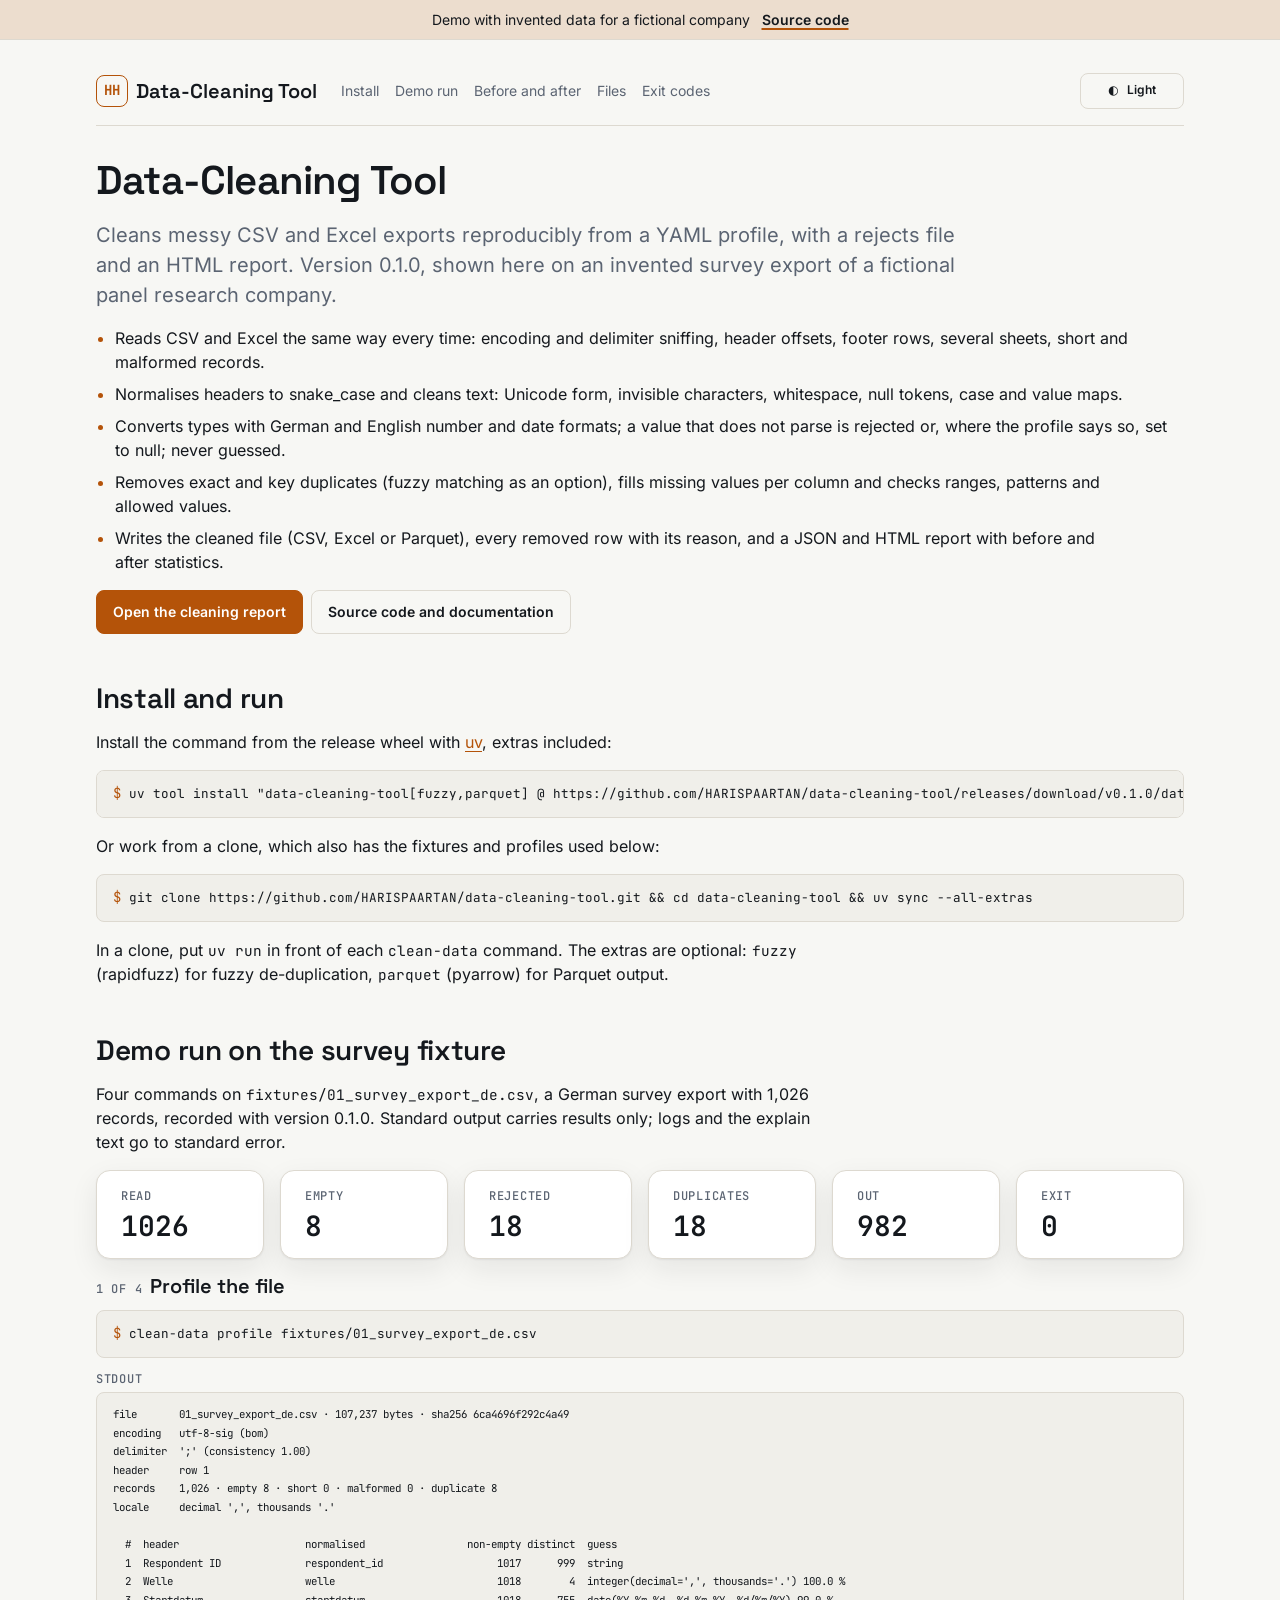
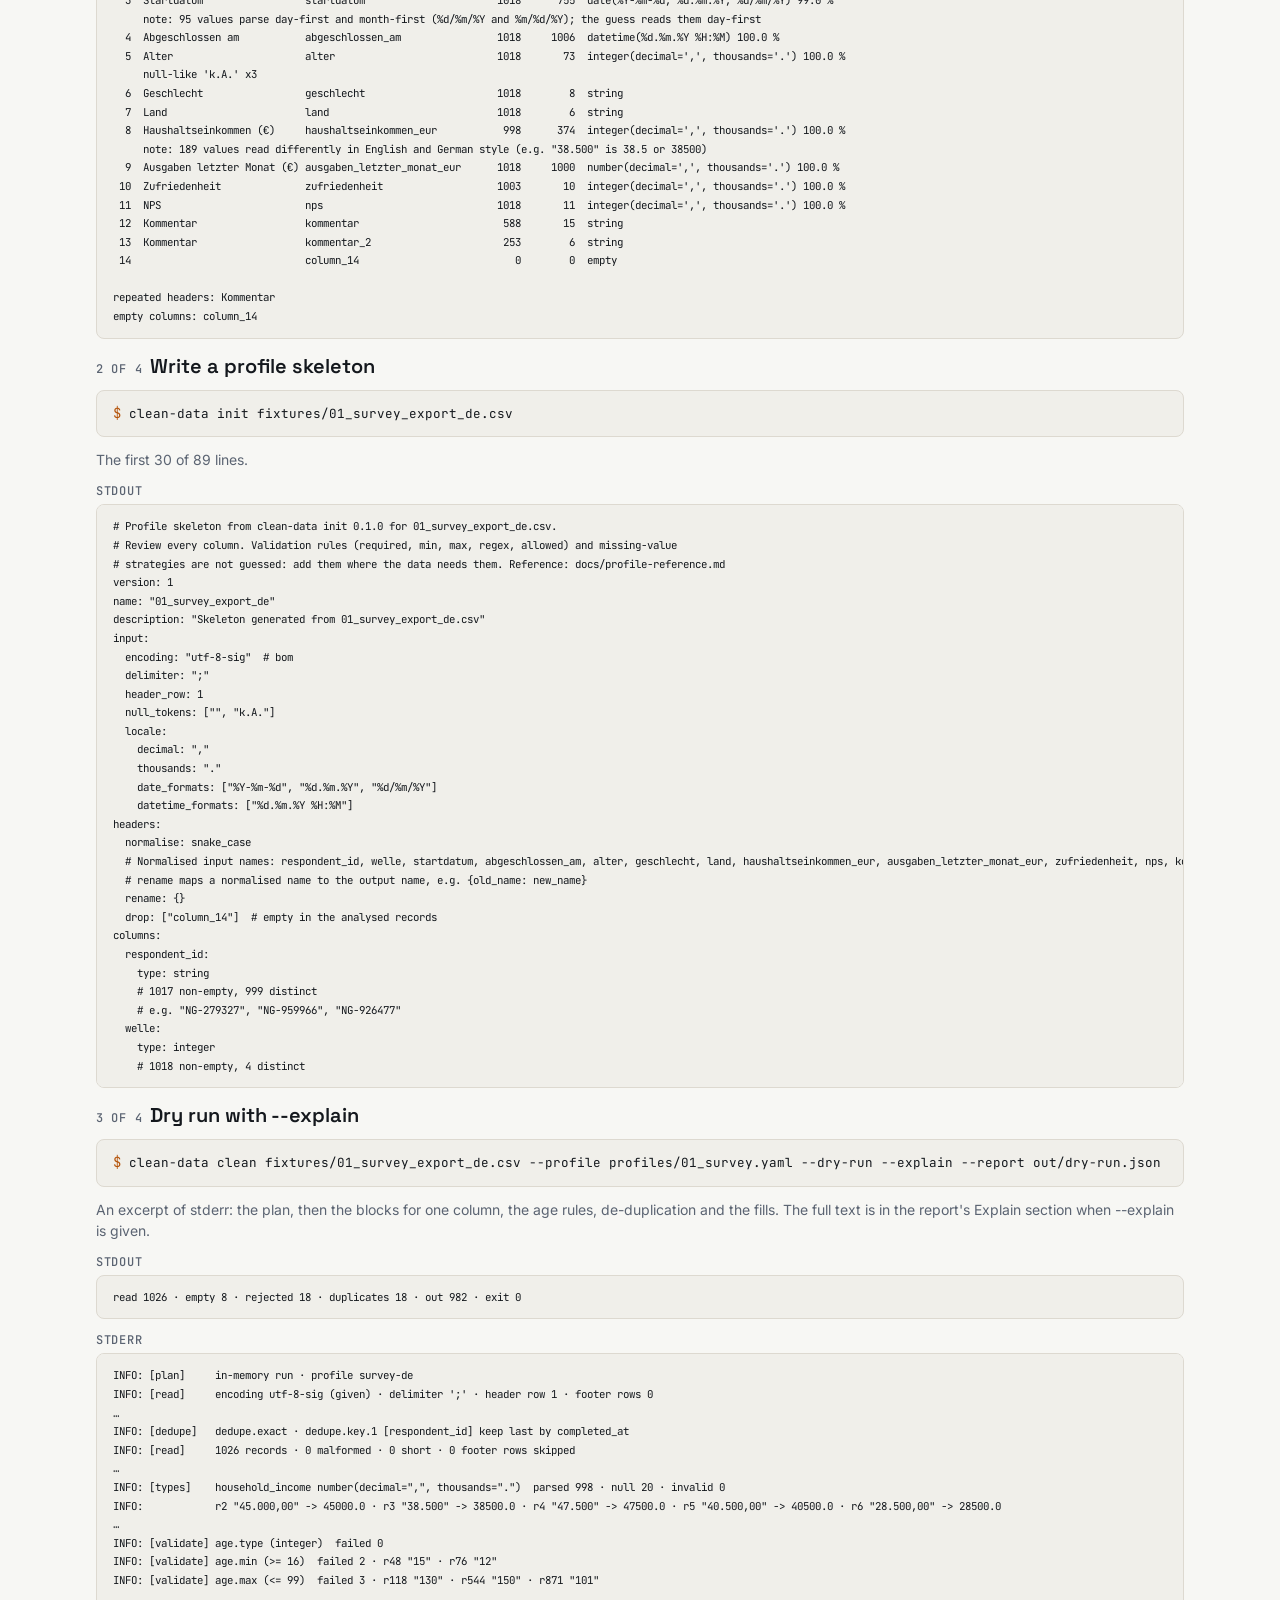
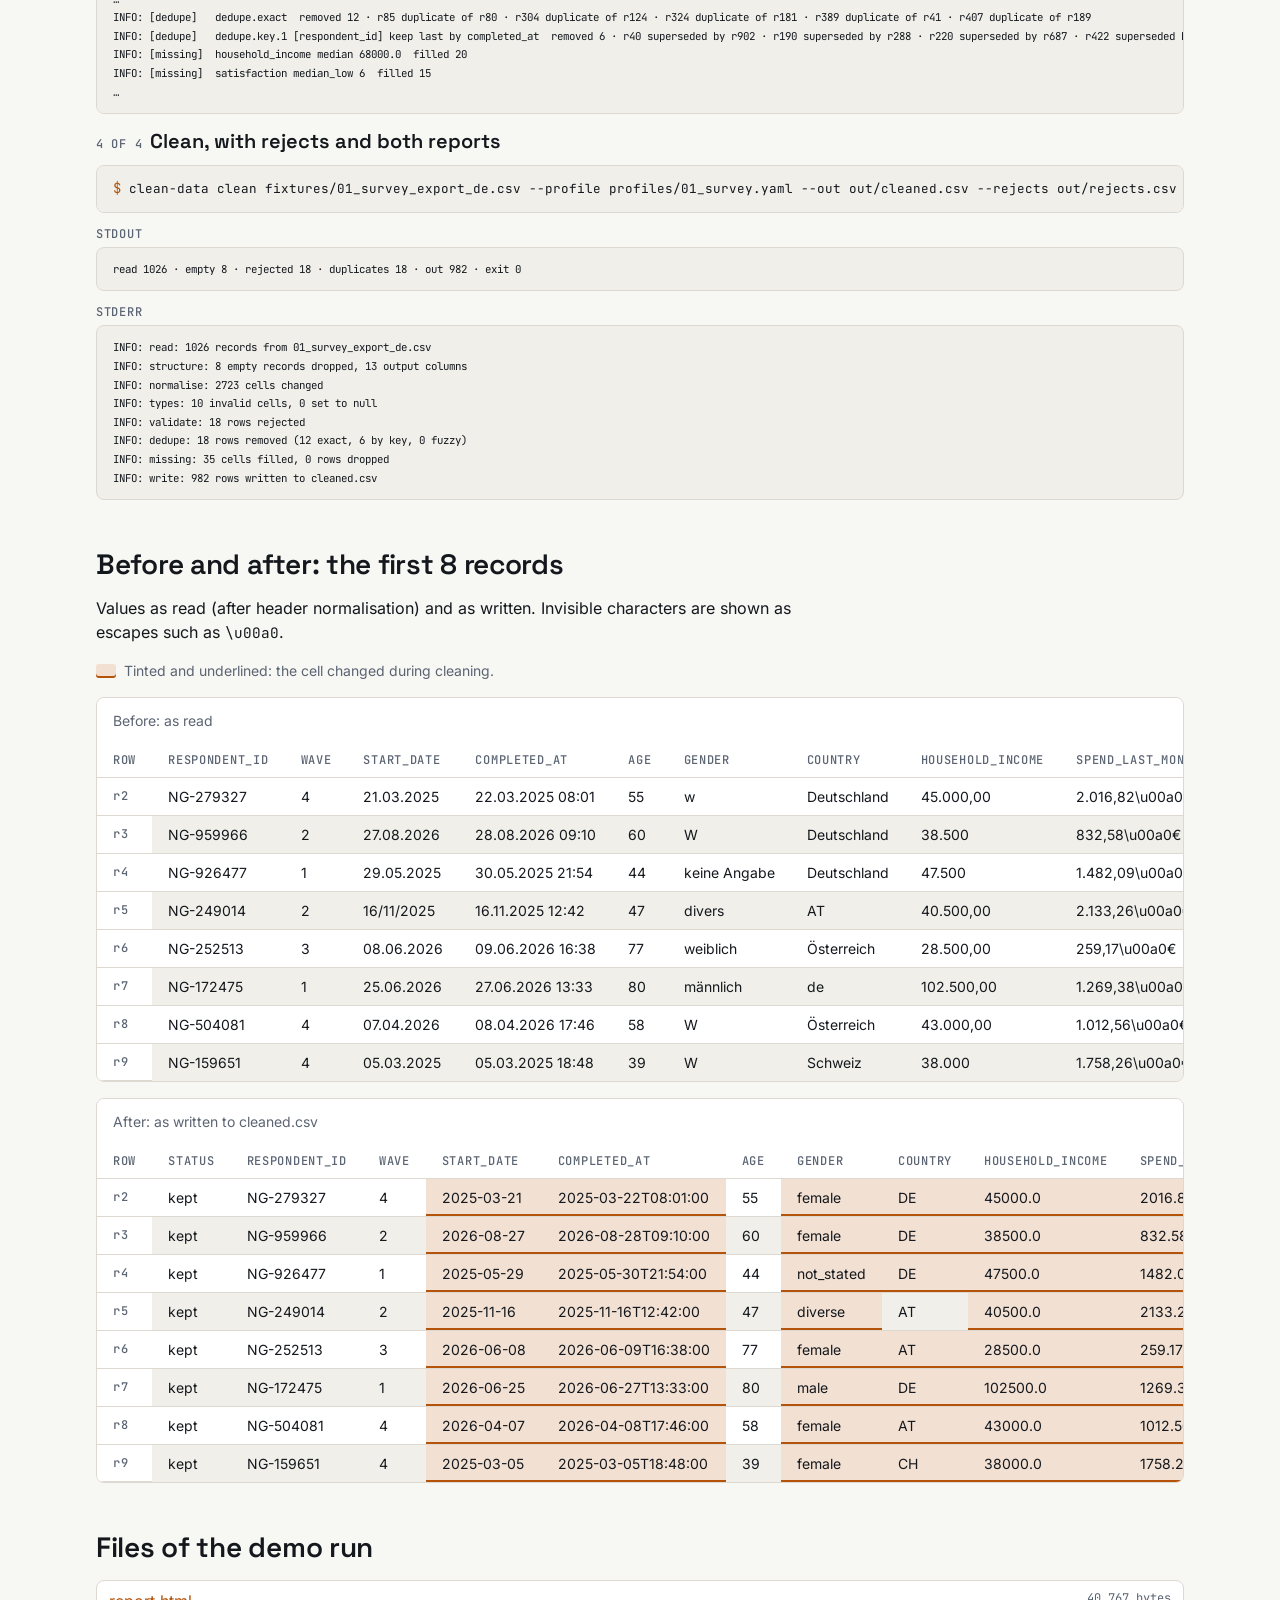
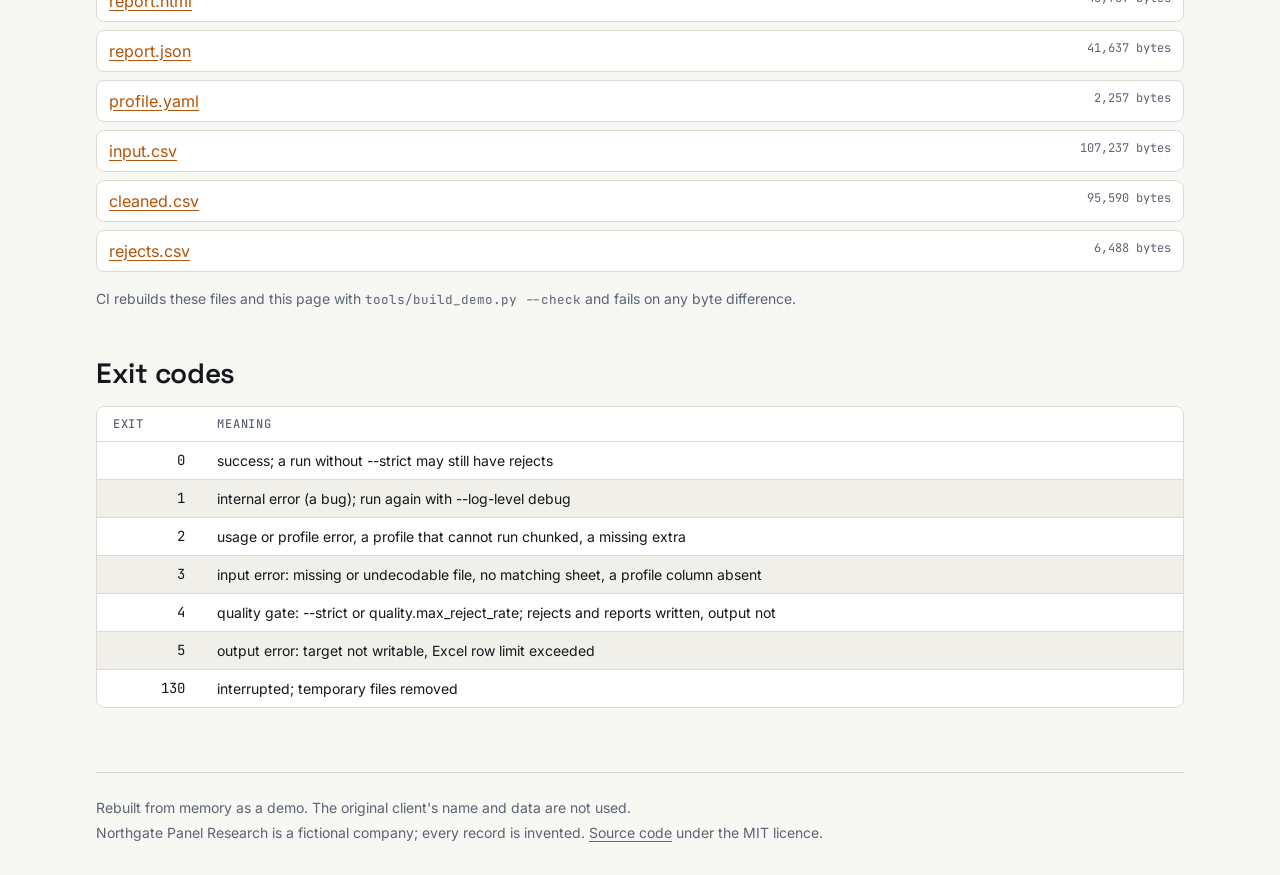
<file: web/index.html>
<!doctype html>
<html lang="en">
<head>
<meta charset="utf-8">
<meta name="viewport" content="width=device-width, initial-scale=1">
<link rel="icon" href="data:,">
<title>Data-Cleaning Tool · usage and demo run</title>
<meta name="description" content="A command-line tool that cleans messy CSV and Excel exports reproducibly from a YAML profile, with a rejects file and an HTML report. Demo run on invented survey data.">
<link rel="stylesheet" href="kit/fonts/fonts.css">
<link rel="stylesheet" href="kit/tokens.css">
<link rel="stylesheet" href="kit/base.css">
<script src="kit/theme-boot.js"></script>
<style>
main{display:grid;gap:var(--space-7);min-width:0}
main>section{display:grid;gap:var(--space-4);min-width:0}
.lead{max-width:68ch;color:var(--muted);font-size:var(--fs-lg)}
.points{display:grid;gap:var(--space-2);padding-left:1.2em}
.points li::marker{color:var(--accent)}
.prose{max-width:72ch}
.term{margin:0;padding:var(--space-3) var(--space-4);overflow-x:auto;font-variant-ligatures:none;border:1px solid var(--border);border-radius:var(--radius-sm);background:var(--surface-2);font-size:var(--fs-xs);line-height:1.55;tab-size:4}
.term--cmd{color:var(--text);font-size:var(--fs-sm)}
.term--cmd::before{content:"$ ";content:"$ "/"";color:var(--accent)}
.stream{display:grid;gap:var(--space-1);min-width:0}
.step{display:grid;gap:var(--space-3);min-width:0}
.step h3{display:flex;flex-wrap:wrap;align-items:baseline;gap:var(--space-2)}
.note{color:var(--muted);font-size:var(--fs-sm)}
.pf-table tbody tr td.is-changed{position:relative;background:color-mix(in srgb,var(--accent) 18%,var(--surface));box-shadow:inset 0 -2px 0 var(--accent)}
.pf-table tbody th{color:var(--muted);font-family:var(--font-mono);text-transform:none}
.legend{display:inline-flex;align-items:center;gap:var(--space-2);color:var(--muted);font-size:var(--fs-sm)}
.legend__swatch{display:inline-block;width:1.4em;height:1em;border-radius:3px;background:color-mix(in srgb,var(--accent) 18%,var(--surface));box-shadow:inset 0 -2px 0 var(--accent)}
.files{display:grid;gap:var(--space-2);padding:0;list-style:none}
.files li{display:flex;flex-wrap:wrap;justify-content:space-between;gap:var(--space-1) var(--space-3);padding:var(--space-2) var(--space-3);border:1px solid var(--border);border-radius:var(--radius-sm);background:var(--surface)}
.files span{color:var(--muted);font-family:var(--font-mono);font-size:var(--fs-xs)}
.actions{display:flex;flex-wrap:wrap;gap:var(--space-2)}
</style>
</head>
<body class="pf-has-banner">
<aside class="pf-banner" aria-label="Demo notice"><span>Demo with invented data for a fictional company</span><a href="https://github.com/HARISPAARTAN/data-cleaning-tool">Source code</a></aside>
<div class="pf-page">
<header class="pf-header">
  <a class="pf-brand" href="./"><span class="pf-brand__mark" aria-hidden="true">HH</span>Data-Cleaning Tool</a>
  <nav class="pf-header__nav" aria-label="Sections"><a href="#install">Install</a><a href="#demo">Demo run</a><a href="#before-after">Before and after</a><a href="#files">Files</a><a href="#exit-codes">Exit codes</a></nav>
  <div class="pf-header__tools"><span id="theme"></span></div>
</header>
<main>
<section aria-labelledby="top">
  <h1 id="top">Data-Cleaning Tool</h1>
  <p class="lead">Cleans messy CSV and Excel exports reproducibly from a YAML profile, with a rejects file and an HTML report. Version 0.1.0, shown here on an invented survey export of a fictional panel research company.</p>
  <ul class="points">
    <li>Reads CSV and Excel the same way every time: encoding and delimiter sniffing, header offsets, footer rows, several sheets, short and malformed records.</li>
    <li>Normalises headers to snake_case and cleans text: Unicode form, invisible characters, whitespace, null tokens, case and value maps.</li>
    <li>Converts types with German and English number and date formats; a value that does not parse is rejected or, where the profile says so, set to null; never guessed.</li>
    <li>Removes exact and key duplicates (fuzzy matching as an option), fills missing values per column and checks ranges, patterns and allowed values.</li>
    <li>Writes the cleaned file (CSV, Excel or Parquet), every removed row with its reason, and a JSON and HTML report with before and after statistics.</li>
  </ul>
  <div class="actions">
    <a class="pf-btn pf-btn--primary" href="demo/report.html">Open the cleaning report</a>
    <a class="pf-btn pf-btn--ghost" href="https://github.com/HARISPAARTAN/data-cleaning-tool">Source code and documentation</a>
  </div>
</section>

<section id="install" aria-labelledby="install-title">
  <h2 id="install-title">Install and run</h2>
  <p class="prose">Install the command from the release wheel with <a href="https://docs.astral.sh/uv/">uv</a>, extras included:</p>
  <pre class="term term--cmd" tabindex="0" role="region" aria-label="Install command"><code>uv tool install "data-cleaning-tool[fuzzy,parquet] @ https://github.com/HARISPAARTAN/data-cleaning-tool/releases/download/v0.1.0/data_cleaning_tool-0.1.0-py3-none-any.whl"</code></pre>
  <p class="prose">Or work from a clone, which also has the fixtures and profiles used below:</p>
  <pre class="term term--cmd" tabindex="0" role="region" aria-label="Clone command"><code>git clone https://github.com/HARISPAARTAN/data-cleaning-tool.git &amp;&amp; cd data-cleaning-tool &amp;&amp; uv sync --all-extras</code></pre>
  <p class="prose">In a clone, put <code>uv run</code> in front of each <code>clean-data</code> command. The extras are optional: <code>fuzzy</code> (rapidfuzz) for fuzzy de-duplication, <code>parquet</code> (pyarrow) for Parquet output.</p>
</section>

<section id="demo" aria-labelledby="demo-title">
  <h2 id="demo-title">Demo run on the survey fixture</h2>
  <p class="prose">Four commands on <code>fixtures/01_survey_export_de.csv</code>, a German survey export with 1,026 records, recorded with version 0.1.0. Standard output carries results only; logs and the explain text go to standard error.</p>
  <div class="pf-grid" style="--min:140px">
    <div class="pf-kpi"><span class="pf-kpi__label pf-label">read</span><span class="pf-kpi__value">1026</span></div>
    <div class="pf-kpi"><span class="pf-kpi__label pf-label">empty</span><span class="pf-kpi__value">8</span></div>
    <div class="pf-kpi"><span class="pf-kpi__label pf-label">rejected</span><span class="pf-kpi__value">18</span></div>
    <div class="pf-kpi"><span class="pf-kpi__label pf-label">duplicates</span><span class="pf-kpi__value">18</span></div>
    <div class="pf-kpi"><span class="pf-kpi__label pf-label">out</span><span class="pf-kpi__value">982</span></div>
    <div class="pf-kpi"><span class="pf-kpi__label pf-label">exit</span><span class="pf-kpi__value">0</span></div>
  </div>
  <article class="step" id="step-profile" aria-labelledby="step-profile-title">
    <h3 id="step-profile-title"><span class="pf-label">1 of 4</span>Profile the file</h3>
    <pre class="term term--cmd" tabindex="0" role="region" aria-label="Command 1: Profile the file"><code>clean-data profile fixtures/01_survey_export_de.csv</code></pre>
    <div class="stream"><span class="pf-label">stdout</span><pre class="term" tabindex="0" role="region" aria-label="Standard output of command 1"><code>file       01_survey_export_de.csv · 107,237 bytes · sha256 6ca4696f292c4a49
encoding   utf-8-sig (bom)
delimiter  &#39;;&#39; (consistency 1.00)
header     row 1
records    1,026 · empty 8 · short 0 · malformed 0 · duplicate 8
locale     decimal &#39;,&#39;, thousands &#39;.&#39;

  #  header                     normalised                 non-empty distinct  guess
  1  Respondent ID              respondent_id                   1017      999  string
  2  Welle                      welle                           1018        4  integer(decimal=&#39;,&#39;, thousands=&#39;.&#39;) 100.0 %
  3  Startdatum                 startdatum                      1018      755  date(%Y-%m-%d, %d.%m.%Y, %d/%m/%Y) 99.0 %
     note: 95 values parse day-first and month-first (%d/%m/%Y and %m/%d/%Y); the guess reads them day-first
  4  Abgeschlossen am           abgeschlossen_am                1018     1006  datetime(%d.%m.%Y %H:%M) 100.0 %
  5  Alter                      alter                           1018       73  integer(decimal=&#39;,&#39;, thousands=&#39;.&#39;) 100.0 %
     null-like &#39;k.A.&#39; x3
  6  Geschlecht                 geschlecht                      1018        8  string
  7  Land                       land                            1018        6  string
  8  Haushaltseinkommen (€)     haushaltseinkommen_eur           998      374  integer(decimal=&#39;,&#39;, thousands=&#39;.&#39;) 100.0 %
     note: 189 values read differently in English and German style (e.g. &#34;38.500&#34; is 38.5 or 38500)
  9  Ausgaben letzter Monat (€) ausgaben_letzter_monat_eur      1018     1000  number(decimal=&#39;,&#39;, thousands=&#39;.&#39;) 100.0 %
 10  Zufriedenheit              zufriedenheit                   1003       10  integer(decimal=&#39;,&#39;, thousands=&#39;.&#39;) 100.0 %
 11  NPS                        nps                             1018       11  integer(decimal=&#39;,&#39;, thousands=&#39;.&#39;) 100.0 %
 12  Kommentar                  kommentar                        588       15  string
 13  Kommentar                  kommentar_2                      253        6  string
 14                             column_14                          0        0  empty

repeated headers: Kommentar
empty columns: column_14
</code></pre></div>
  </article>
  <article class="step" id="step-init" aria-labelledby="step-init-title">
    <h3 id="step-init-title"><span class="pf-label">2 of 4</span>Write a profile skeleton</h3>
    <pre class="term term--cmd" tabindex="0" role="region" aria-label="Command 2: Write a profile skeleton"><code>clean-data init fixtures/01_survey_export_de.csv</code></pre>
    <p class="note">The first 30 of 89 lines.</p>
    <div class="stream"><span class="pf-label">stdout</span><pre class="term" tabindex="0" role="region" aria-label="Standard output of command 2"><code># Profile skeleton from clean-data init 0.1.0 for 01_survey_export_de.csv.
# Review every column. Validation rules (required, min, max, regex, allowed) and missing-value
# strategies are not guessed: add them where the data needs them. Reference: docs/profile-reference.md
version: 1
name: &#34;01_survey_export_de&#34;
description: &#34;Skeleton generated from 01_survey_export_de.csv&#34;
input:
  encoding: &#34;utf-8-sig&#34;  # bom
  delimiter: &#34;;&#34;
  header_row: 1
  null_tokens: [&#34;&#34;, &#34;k.A.&#34;]
  locale:
    decimal: &#34;,&#34;
    thousands: &#34;.&#34;
    date_formats: [&#34;%Y-%m-%d&#34;, &#34;%d.%m.%Y&#34;, &#34;%d/%m/%Y&#34;]
    datetime_formats: [&#34;%d.%m.%Y %H:%M&#34;]
headers:
  normalise: snake_case
  # Normalised input names: respondent_id, welle, startdatum, abgeschlossen_am, alter, geschlecht, land, haushaltseinkommen_eur, ausgaben_letzter_monat_eur, zufriedenheit, nps, kommentar, kommentar_2, column_14
  # rename maps a normalised name to the output name, e.g. {old_name: new_name}
  rename: {}
  drop: [&#34;column_14&#34;]  # empty in the analysed records
columns:
  respondent_id:
    type: string
    # 1017 non-empty, 999 distinct
    # e.g. &#34;NG-279327&#34;, &#34;NG-959966&#34;, &#34;NG-926477&#34;
  welle:
    type: integer
    # 1018 non-empty, 4 distinct
</code></pre></div>
  </article>
  <article class="step" id="step-explain" aria-labelledby="step-explain-title">
    <h3 id="step-explain-title"><span class="pf-label">3 of 4</span>Dry run with --explain</h3>
    <pre class="term term--cmd" tabindex="0" role="region" aria-label="Command 3: Dry run with --explain"><code>clean-data clean fixtures/01_survey_export_de.csv --profile profiles/01_survey.yaml --dry-run --explain --report out/dry-run.json</code></pre>
    <p class="note">An excerpt of stderr: the plan, then the blocks for one column, the age rules, de-duplication and the fills. The full text is in the report&#39;s Explain section when --explain is given.</p>
    <div class="stream"><span class="pf-label">stdout</span><pre class="term" tabindex="0" role="region" aria-label="Standard output of command 3"><code>read 1026 · empty 8 · rejected 18 · duplicates 18 · out 982 · exit 0
</code></pre></div>
    <div class="stream"><span class="pf-label">stderr</span><pre class="term" tabindex="0" role="region" aria-label="Standard error of command 3"><code>INFO: [plan]     in-memory run · profile survey-de
INFO: [read]     encoding utf-8-sig (given) · delimiter &#39;;&#39; · header row 1 · footer rows 0
…
INFO: [dedupe]   dedupe.exact · dedupe.key.1 [respondent_id] keep last by completed_at
INFO: [read]     1026 records · 0 malformed · 0 short · 0 footer rows skipped
…
INFO: [types]    household_income number(decimal=&#34;,&#34;, thousands=&#34;.&#34;)  parsed 998 · null 20 · invalid 0
INFO:            r2 &#34;45.000,00&#34; -&gt; 45000.0 · r3 &#34;38.500&#34; -&gt; 38500.0 · r4 &#34;47.500&#34; -&gt; 47500.0 · r5 &#34;40.500,00&#34; -&gt; 40500.0 · r6 &#34;28.500,00&#34; -&gt; 28500.0
…
INFO: [validate] age.type (integer)  failed 0
INFO: [validate] age.min (&gt;= 16)  failed 2 · r48 &#34;15&#34; · r76 &#34;12&#34;
INFO: [validate] age.max (&lt;= 99)  failed 3 · r118 &#34;130&#34; · r544 &#34;150&#34; · r871 &#34;101&#34;
…
INFO: [dedupe]   dedupe.exact  removed 12 · r85 duplicate of r80 · r304 duplicate of r124 · r324 duplicate of r181 · r389 duplicate of r41 · r407 duplicate of r189
INFO: [dedupe]   dedupe.key.1 [respondent_id] keep last by completed_at  removed 6 · r40 superseded by r902 · r190 superseded by r288 · r220 superseded by r687 · r422 superseded by r610 · r528 superseded by r783
INFO: [missing]  household_income median 68000.0  filled 20
INFO: [missing]  satisfaction median_low 6  filled 15
…
</code></pre></div>
  </article>
  <article class="step" id="step-clean" aria-labelledby="step-clean-title">
    <h3 id="step-clean-title"><span class="pf-label">4 of 4</span>Clean, with rejects and both reports</h3>
    <pre class="term term--cmd" tabindex="0" role="region" aria-label="Command 4: Clean, with rejects and both reports"><code>clean-data clean fixtures/01_survey_export_de.csv --profile profiles/01_survey.yaml --out out/cleaned.csv --rejects out/rejects.csv --report out/report.html --report out/report.json</code></pre>
    <div class="stream"><span class="pf-label">stdout</span><pre class="term" tabindex="0" role="region" aria-label="Standard output of command 4"><code>read 1026 · empty 8 · rejected 18 · duplicates 18 · out 982 · exit 0
</code></pre></div>
    <div class="stream"><span class="pf-label">stderr</span><pre class="term" tabindex="0" role="region" aria-label="Standard error of command 4"><code>INFO: read: 1026 records from 01_survey_export_de.csv
INFO: structure: 8 empty records dropped, 13 output columns
INFO: normalise: 2723 cells changed
INFO: types: 10 invalid cells, 0 set to null
INFO: validate: 18 rows rejected
INFO: dedupe: 18 rows removed (12 exact, 6 by key, 0 fuzzy)
INFO: missing: 35 cells filled, 0 rows dropped
INFO: write: 982 rows written to cleaned.csv
</code></pre></div>
  </article>
</section>

<section id="before-after" aria-labelledby="before-after-title">
  <h2 id="before-after-title">Before and after: the first 8 records</h2>
  <p class="prose">Values as read (after header normalisation) and as written. Invisible characters are shown as escapes such as <code>&#92;u00a0</code>.</p>
  <p class="legend"><span class="legend__swatch" aria-hidden="true"></span>Tinted and underlined: the cell changed during cleaning.</p>
  <div class="pf-table-wrap" tabindex="0" role="region" aria-labelledby="before-caption">
    <table class="pf-table">
      <caption id="before-caption">Before: as read</caption>
      <thead><tr><th scope="col">row</th><th scope="col">respondent_id</th><th scope="col">wave</th><th scope="col">start_date</th><th scope="col">completed_at</th><th scope="col">age</th><th scope="col">gender</th><th scope="col">country</th><th scope="col">household_income</th><th scope="col">spend_last_month_eur</th><th scope="col">satisfaction</th><th scope="col">nps</th><th scope="col">comment</th><th scope="col">interviewer_note</th></tr></thead>
      <tbody>
        <tr><th scope="row">r2</th><td>NG-279327</td><td>4</td><td>21.03.2025</td><td>22.03.2025 08:01</td><td>55</td><td>w</td><td>Deutschland</td><td>45.000,00</td><td>2.016,82&#92;u00a0€</td><td>8</td><td>1</td><td>Preis und Leistung stimmen</td><td></td></tr>
        <tr><th scope="row">r3</th><td>NG-959966</td><td>2</td><td>27.08.2026</td><td>28.08.2026 09:10</td><td>60</td><td>W</td><td>Deutschland</td><td>38.500</td><td>832,58&#92;u00a0€</td><td>9</td><td>8</td><td></td><td></td></tr>
        <tr><th scope="row">r4</th><td>NG-926477</td><td>1</td><td>29.05.2025</td><td>30.05.2025 21:54</td><td>44</td><td>keine Angabe</td><td>Deutschland</td><td>47.500</td><td>1.482,09&#92;u00a0€</td><td>6</td><td>1</td><td>Fragebogen war zu lang</td><td></td></tr>
        <tr><th scope="row">r5</th><td>NG-249014</td><td>2</td><td>16/11/2025</td><td>16.11.2025 12:42</td><td>47</td><td>divers</td><td>AT</td><td>40.500,00</td><td>2.133,26&#92;u00a0€</td><td>6</td><td>10</td><td>Preis und Leistung stimmen</td><td>Telefon besetzt,  zweiter Versuch</td></tr>
        <tr><th scope="row">r6</th><td>NG-252513</td><td>3</td><td>08.06.2026</td><td>09.06.2026 16:38</td><td>77</td><td>weiblich</td><td>Österreich</td><td>28.500,00</td><td>259,17&#92;u00a0€</td><td>3</td><td>4</td><td>Preis und Leistung stimmen</td><td></td></tr>
        <tr><th scope="row">r7</th><td>NG-172475</td><td>1</td><td>25.06.2026</td><td>27.06.2026 13:33</td><td>80</td><td>männlich</td><td>de</td><td>102.500,00</td><td>1.269,38&#92;u00a0€</td><td>2</td><td>1</td><td>Gerne wieder</td><td></td></tr>
        <tr><th scope="row">r8</th><td>NG-504081</td><td>4</td><td>07.04.2026</td><td>08.04.2026 17:46</td><td>58</td><td>W</td><td>Österreich</td><td>43.000,00</td><td>1.012,56&#92;u00a0€</td><td>7</td><td>2</td><td></td><td></td></tr>
        <tr><th scope="row">r9</th><td>NG-159651</td><td>4</td><td>05.03.2025</td><td>05.03.2025 18:48</td><td>39</td><td>W</td><td>Schweiz</td><td>38.000</td><td>1.758,26&#92;u00a0€</td><td>3</td><td>4</td><td></td><td></td></tr>
      </tbody>
    </table>
  </div>
  <div class="pf-table-wrap" tabindex="0" role="region" aria-labelledby="after-caption">
    <table class="pf-table">
      <caption id="after-caption">After: as written to cleaned.csv</caption>
      <thead><tr><th scope="col">row</th><th scope="col">status</th><th scope="col">respondent_id</th><th scope="col">wave</th><th scope="col">start_date</th><th scope="col">completed_at</th><th scope="col">age</th><th scope="col">gender</th><th scope="col">country</th><th scope="col">household_income</th><th scope="col">spend_last_month_eur</th><th scope="col">satisfaction</th><th scope="col">nps</th><th scope="col">comment</th><th scope="col">interviewer_note</th></tr></thead>
      <tbody>
        <tr><th scope="row">r2</th><td>kept</td><td>NG-279327</td><td>4</td><td class="is-changed"><span class="pf-visually-hidden">changed: </span>2025-03-21</td><td class="is-changed"><span class="pf-visually-hidden">changed: </span>2025-03-22T08:01:00</td><td>55</td><td class="is-changed"><span class="pf-visually-hidden">changed: </span>female</td><td class="is-changed"><span class="pf-visually-hidden">changed: </span>DE</td><td class="is-changed"><span class="pf-visually-hidden">changed: </span>45000.0</td><td class="is-changed"><span class="pf-visually-hidden">changed: </span>2016.82</td><td>8</td><td>1</td><td>Preis und Leistung stimmen</td><td></td></tr>
        <tr><th scope="row">r3</th><td>kept</td><td>NG-959966</td><td>2</td><td class="is-changed"><span class="pf-visually-hidden">changed: </span>2026-08-27</td><td class="is-changed"><span class="pf-visually-hidden">changed: </span>2026-08-28T09:10:00</td><td>60</td><td class="is-changed"><span class="pf-visually-hidden">changed: </span>female</td><td class="is-changed"><span class="pf-visually-hidden">changed: </span>DE</td><td class="is-changed"><span class="pf-visually-hidden">changed: </span>38500.0</td><td class="is-changed"><span class="pf-visually-hidden">changed: </span>832.58</td><td>9</td><td>8</td><td></td><td></td></tr>
        <tr><th scope="row">r4</th><td>kept</td><td>NG-926477</td><td>1</td><td class="is-changed"><span class="pf-visually-hidden">changed: </span>2025-05-29</td><td class="is-changed"><span class="pf-visually-hidden">changed: </span>2025-05-30T21:54:00</td><td>44</td><td class="is-changed"><span class="pf-visually-hidden">changed: </span>not_stated</td><td class="is-changed"><span class="pf-visually-hidden">changed: </span>DE</td><td class="is-changed"><span class="pf-visually-hidden">changed: </span>47500.0</td><td class="is-changed"><span class="pf-visually-hidden">changed: </span>1482.09</td><td>6</td><td>1</td><td>Fragebogen war zu lang</td><td></td></tr>
        <tr><th scope="row">r5</th><td>kept</td><td>NG-249014</td><td>2</td><td class="is-changed"><span class="pf-visually-hidden">changed: </span>2025-11-16</td><td class="is-changed"><span class="pf-visually-hidden">changed: </span>2025-11-16T12:42:00</td><td>47</td><td class="is-changed"><span class="pf-visually-hidden">changed: </span>diverse</td><td>AT</td><td class="is-changed"><span class="pf-visually-hidden">changed: </span>40500.0</td><td class="is-changed"><span class="pf-visually-hidden">changed: </span>2133.26</td><td>6</td><td>10</td><td>Preis und Leistung stimmen</td><td>Telefon besetzt,  zweiter Versuch</td></tr>
        <tr><th scope="row">r6</th><td>kept</td><td>NG-252513</td><td>3</td><td class="is-changed"><span class="pf-visually-hidden">changed: </span>2026-06-08</td><td class="is-changed"><span class="pf-visually-hidden">changed: </span>2026-06-09T16:38:00</td><td>77</td><td class="is-changed"><span class="pf-visually-hidden">changed: </span>female</td><td class="is-changed"><span class="pf-visually-hidden">changed: </span>AT</td><td class="is-changed"><span class="pf-visually-hidden">changed: </span>28500.0</td><td class="is-changed"><span class="pf-visually-hidden">changed: </span>259.17</td><td>3</td><td>4</td><td>Preis und Leistung stimmen</td><td></td></tr>
        <tr><th scope="row">r7</th><td>kept</td><td>NG-172475</td><td>1</td><td class="is-changed"><span class="pf-visually-hidden">changed: </span>2026-06-25</td><td class="is-changed"><span class="pf-visually-hidden">changed: </span>2026-06-27T13:33:00</td><td>80</td><td class="is-changed"><span class="pf-visually-hidden">changed: </span>male</td><td class="is-changed"><span class="pf-visually-hidden">changed: </span>DE</td><td class="is-changed"><span class="pf-visually-hidden">changed: </span>102500.0</td><td class="is-changed"><span class="pf-visually-hidden">changed: </span>1269.38</td><td>2</td><td>1</td><td>Gerne wieder</td><td></td></tr>
        <tr><th scope="row">r8</th><td>kept</td><td>NG-504081</td><td>4</td><td class="is-changed"><span class="pf-visually-hidden">changed: </span>2026-04-07</td><td class="is-changed"><span class="pf-visually-hidden">changed: </span>2026-04-08T17:46:00</td><td>58</td><td class="is-changed"><span class="pf-visually-hidden">changed: </span>female</td><td class="is-changed"><span class="pf-visually-hidden">changed: </span>AT</td><td class="is-changed"><span class="pf-visually-hidden">changed: </span>43000.0</td><td class="is-changed"><span class="pf-visually-hidden">changed: </span>1012.56</td><td>7</td><td>2</td><td></td><td></td></tr>
        <tr><th scope="row">r9</th><td>kept</td><td>NG-159651</td><td>4</td><td class="is-changed"><span class="pf-visually-hidden">changed: </span>2025-03-05</td><td class="is-changed"><span class="pf-visually-hidden">changed: </span>2025-03-05T18:48:00</td><td>39</td><td class="is-changed"><span class="pf-visually-hidden">changed: </span>female</td><td class="is-changed"><span class="pf-visually-hidden">changed: </span>CH</td><td class="is-changed"><span class="pf-visually-hidden">changed: </span>38000.0</td><td class="is-changed"><span class="pf-visually-hidden">changed: </span>1758.26</td><td>3</td><td>4</td><td></td><td></td></tr>
      </tbody>
    </table>
  </div>
</section>

<section id="files" aria-labelledby="files-title">
  <h2 id="files-title">Files of the demo run</h2>
  <ul class="files">
    <li><a href="demo/report.html">report.html</a><span>40,767 bytes</span></li>
    <li><a href="demo/report.json">report.json</a><span>41,637 bytes</span></li>
    <li><a href="demo/profile.yaml">profile.yaml</a><span>2,257 bytes</span></li>
    <li><a href="demo/input.csv">input.csv</a><span>107,237 bytes</span></li>
    <li><a href="demo/cleaned.csv">cleaned.csv</a><span>95,590 bytes</span></li>
    <li><a href="demo/rejects.csv">rejects.csv</a><span>6,488 bytes</span></li>
  </ul>
  <p class="note">CI rebuilds these files and this page with <code>tools/build_demo.py --check</code> and fails on any byte difference.</p>
</section>

<section id="exit-codes" aria-labelledby="exit-title">
  <h2 id="exit-title">Exit codes</h2>
  <div class="pf-table-wrap" tabindex="0" role="region" aria-labelledby="exit-title">
    <table class="pf-table">
      <thead><tr><th scope="col">exit</th><th scope="col">meaning</th></tr></thead>
      <tbody>
        <tr><td class="pf-num">0</td><td style="white-space:normal">success; a run without --strict may still have rejects</td></tr>
        <tr><td class="pf-num">1</td><td style="white-space:normal">internal error (a bug); run again with --log-level debug</td></tr>
        <tr><td class="pf-num">2</td><td style="white-space:normal">usage or profile error, a profile that cannot run chunked, a missing extra</td></tr>
        <tr><td class="pf-num">3</td><td style="white-space:normal">input error: missing or undecodable file, no matching sheet, a profile column absent</td></tr>
        <tr><td class="pf-num">4</td><td style="white-space:normal">quality gate: --strict or quality.max_reject_rate; rejects and reports written, output not</td></tr>
        <tr><td class="pf-num">5</td><td style="white-space:normal">output error: target not writable, Excel row limit exceeded</td></tr>
        <tr><td class="pf-num">130</td><td style="white-space:normal">interrupted; temporary files removed</td></tr>
      </tbody>
    </table>
  </div>
</section>
</main>
<footer class="pf-footer">
  <p>Rebuilt from memory as a demo. The original client's name and data are not used.</p>
  <p>Northgate Panel Research is a fictional company; every record is invented. <a href="https://github.com/HARISPAARTAN/data-cleaning-tool">Source code</a> under the MIT licence.</p>
</footer>
</div>
<script type="module">
import { mountBanner, mountThemeToggle } from './kit/kit.js';
mountBanner({ repoUrl: 'https://github.com/HARISPAARTAN/data-cleaning-tool' });
mountThemeToggle(document.getElementById('theme'));
</script>
</body>
</html>
</file>
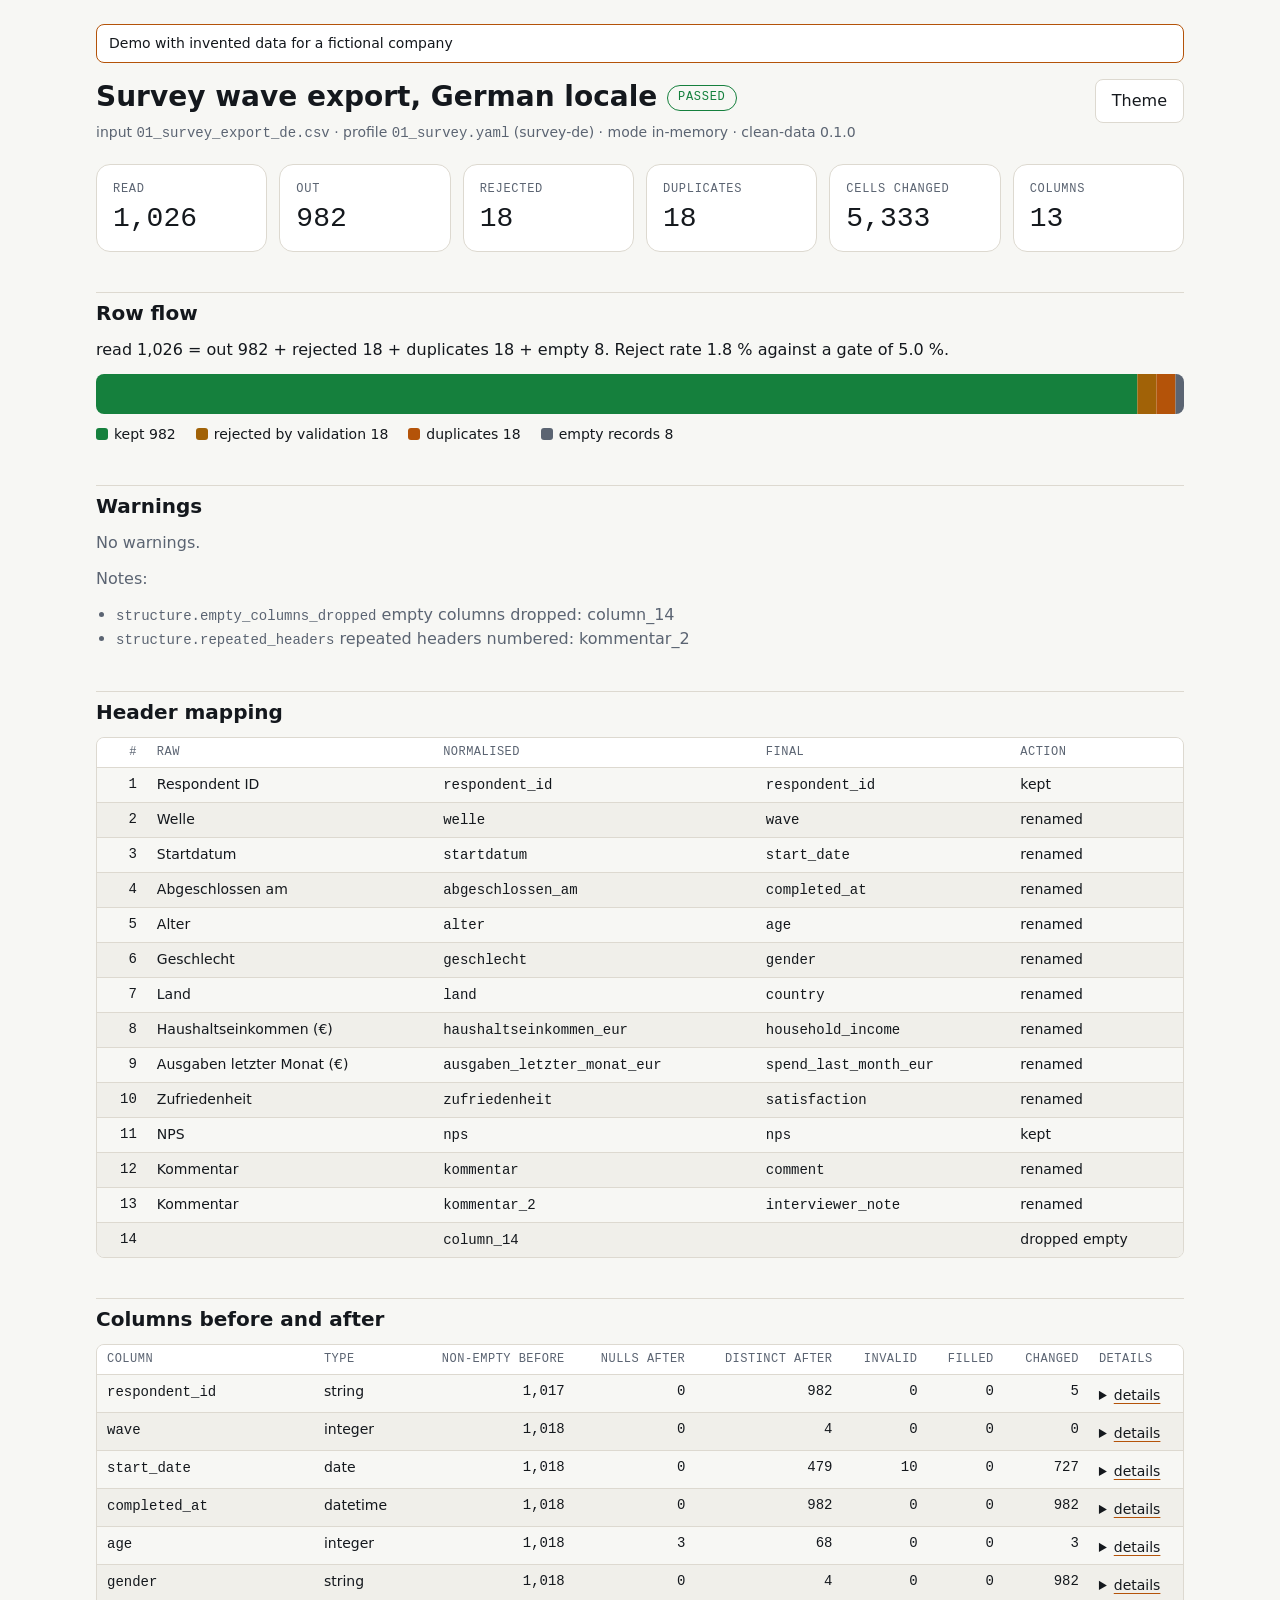
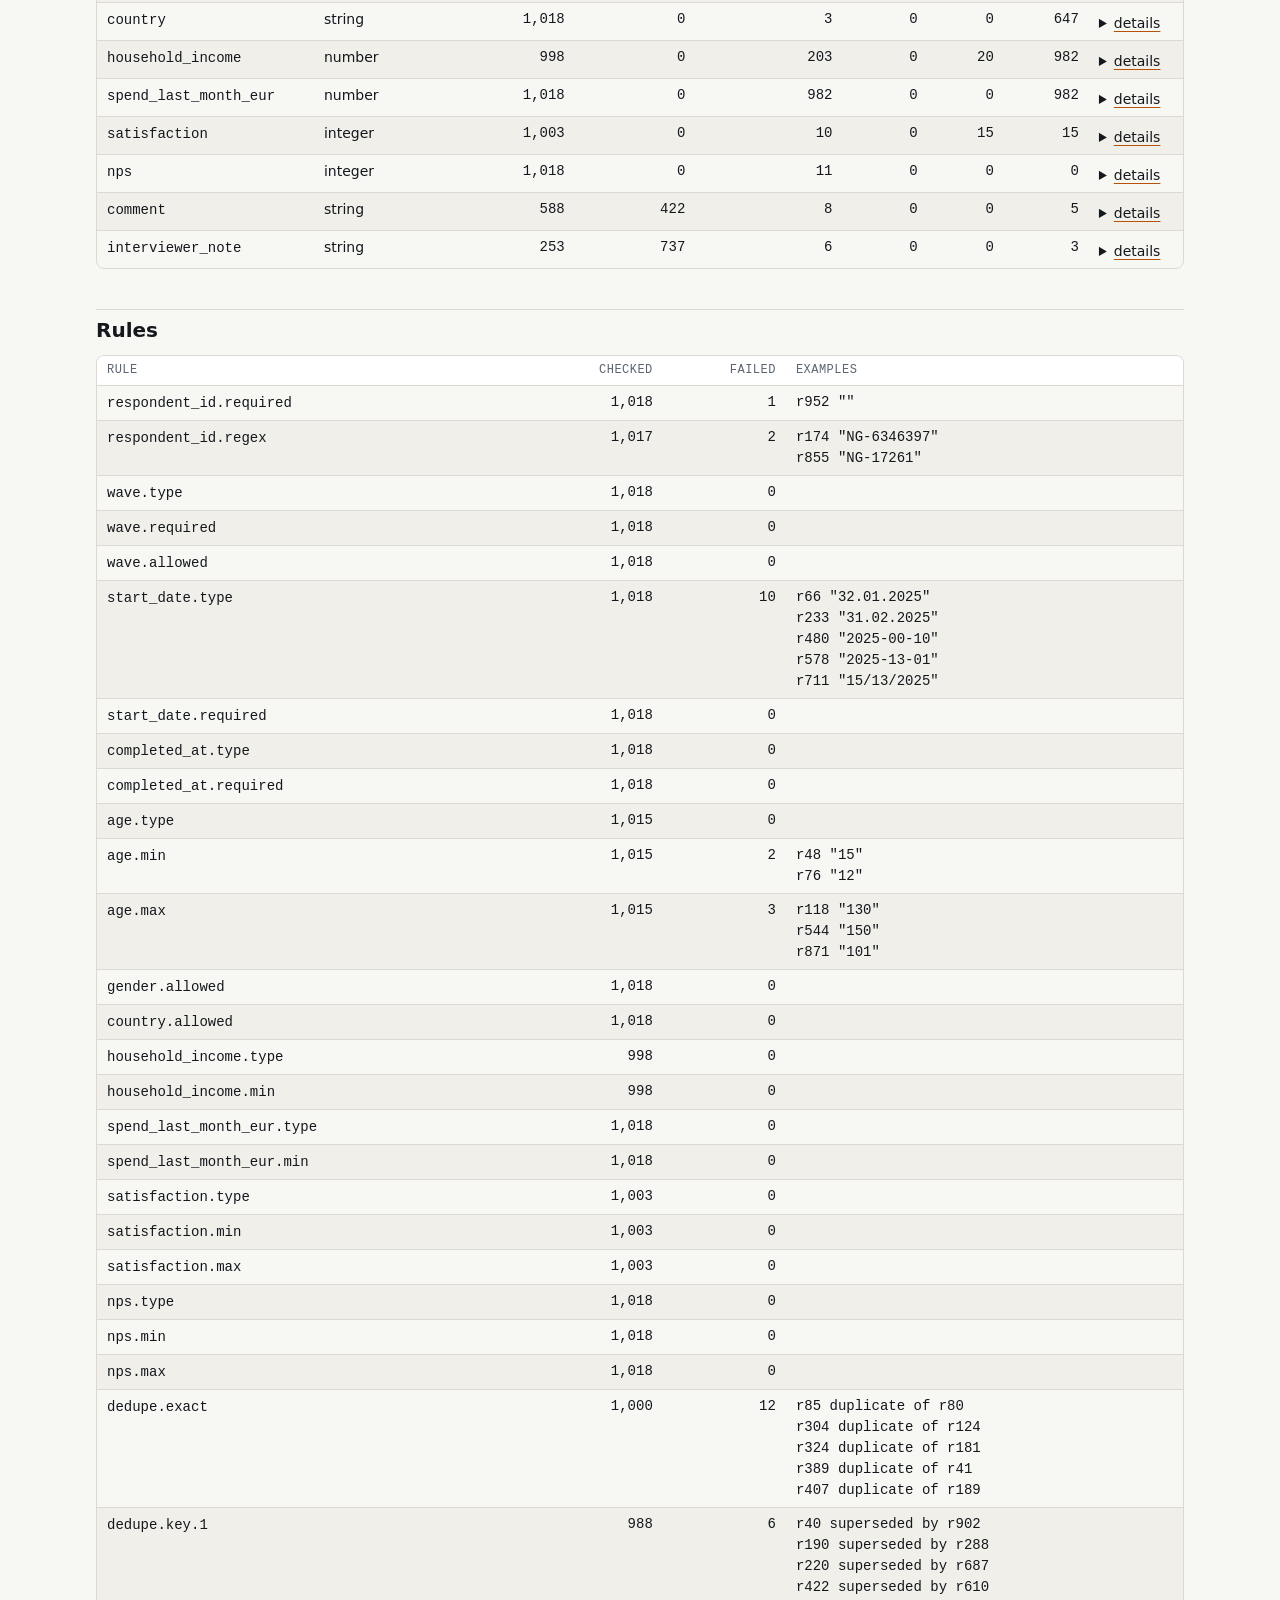
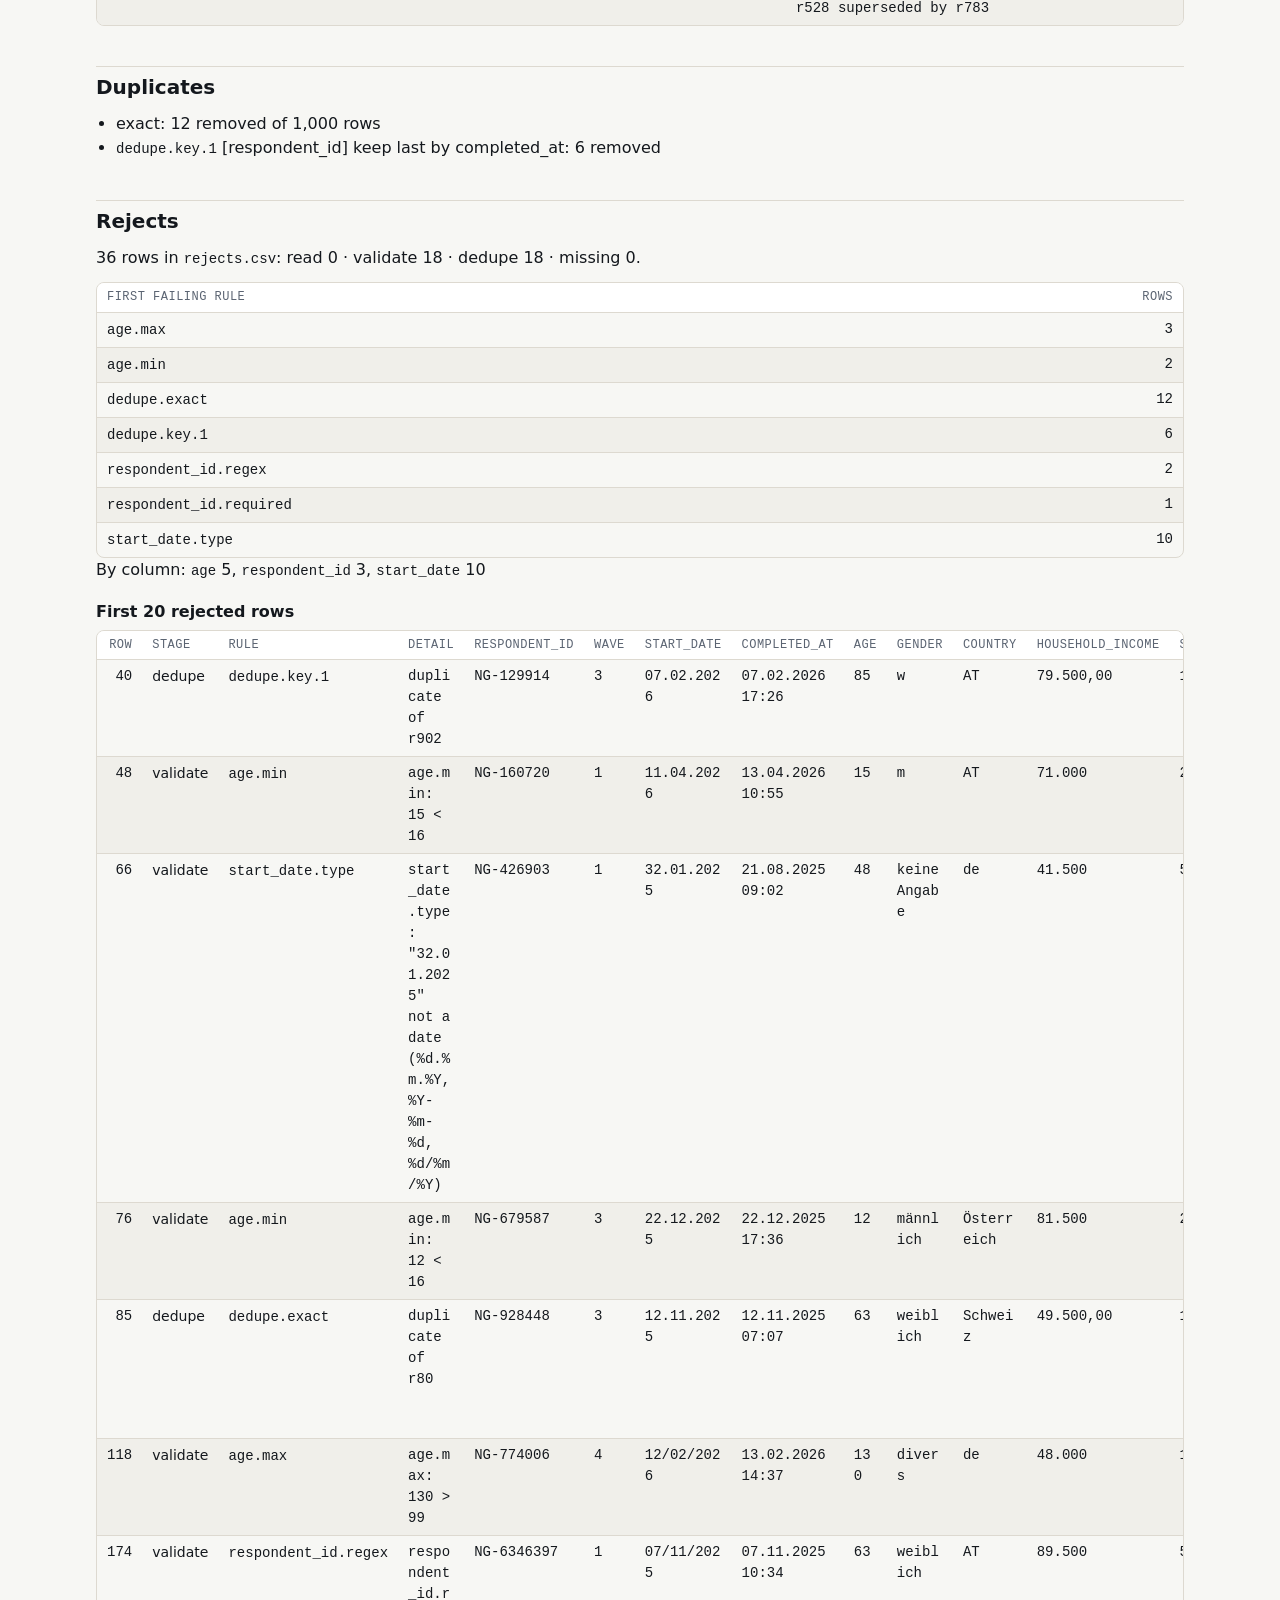
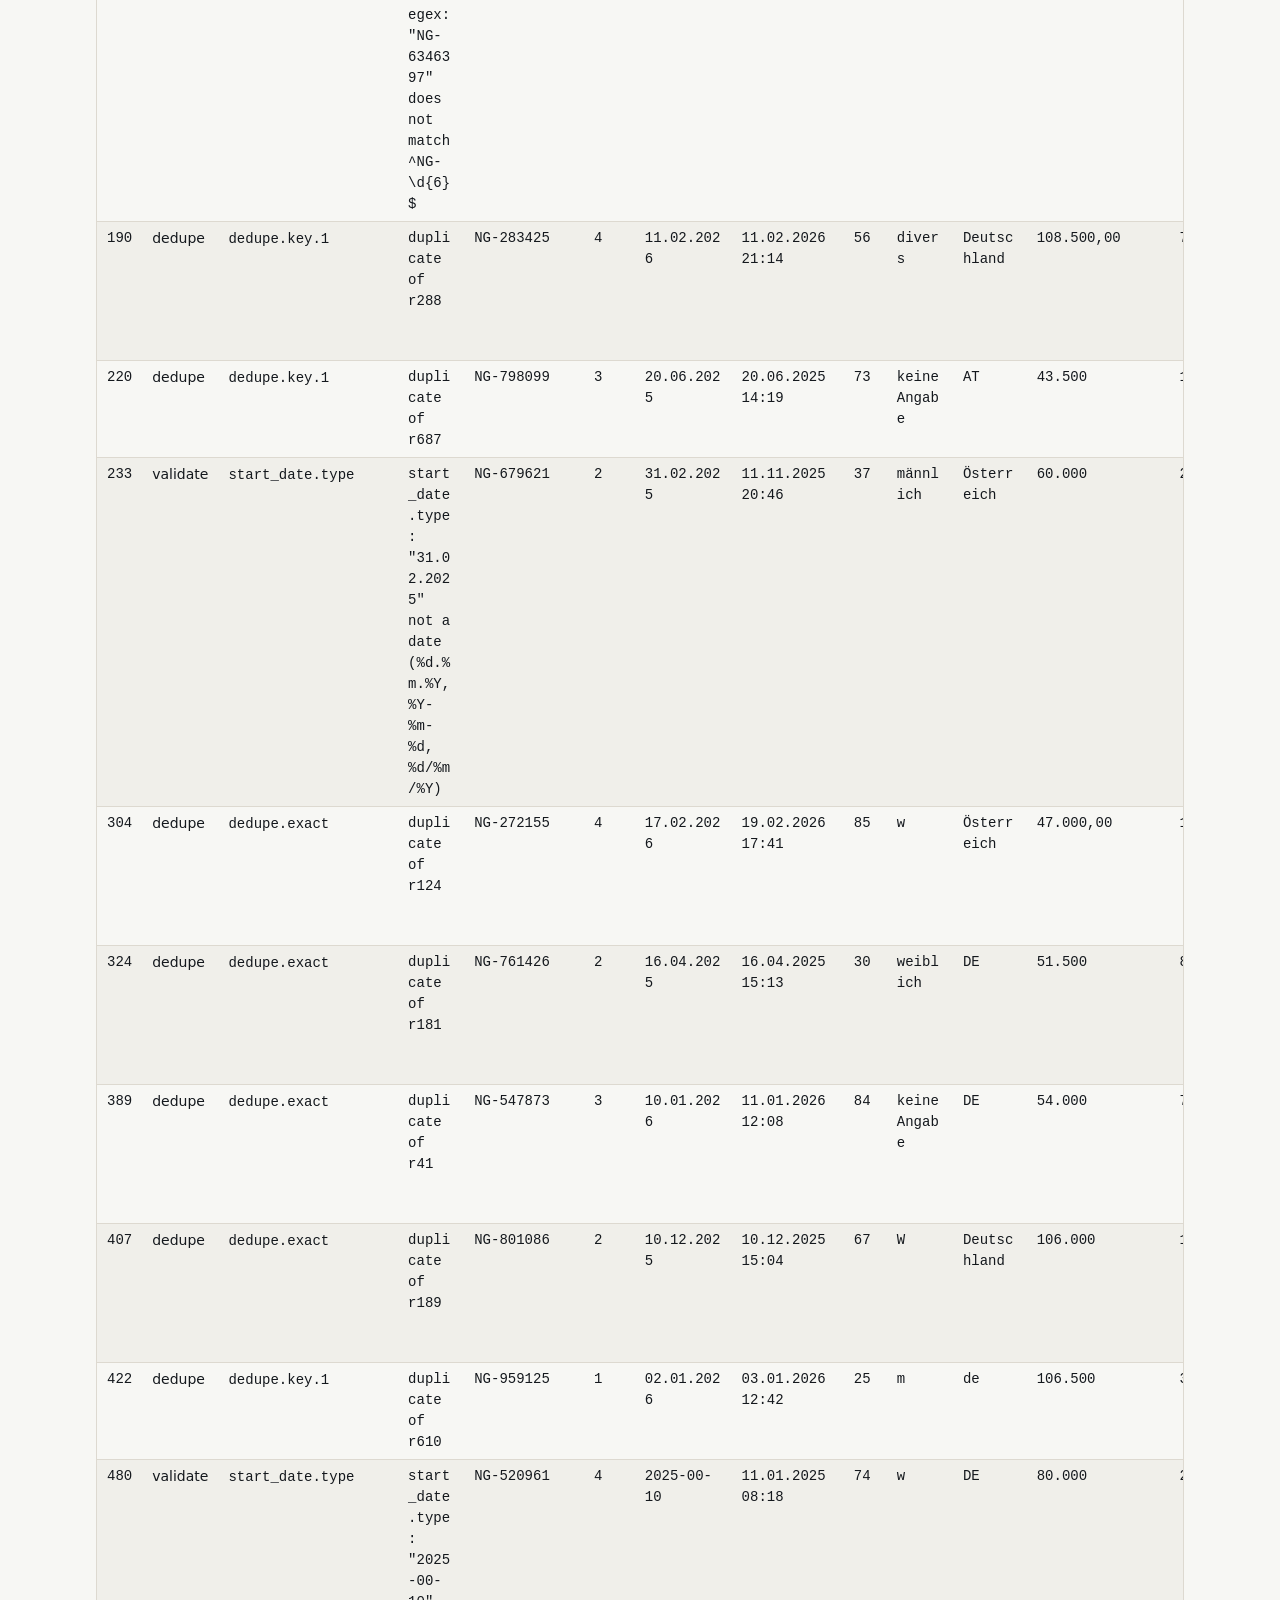
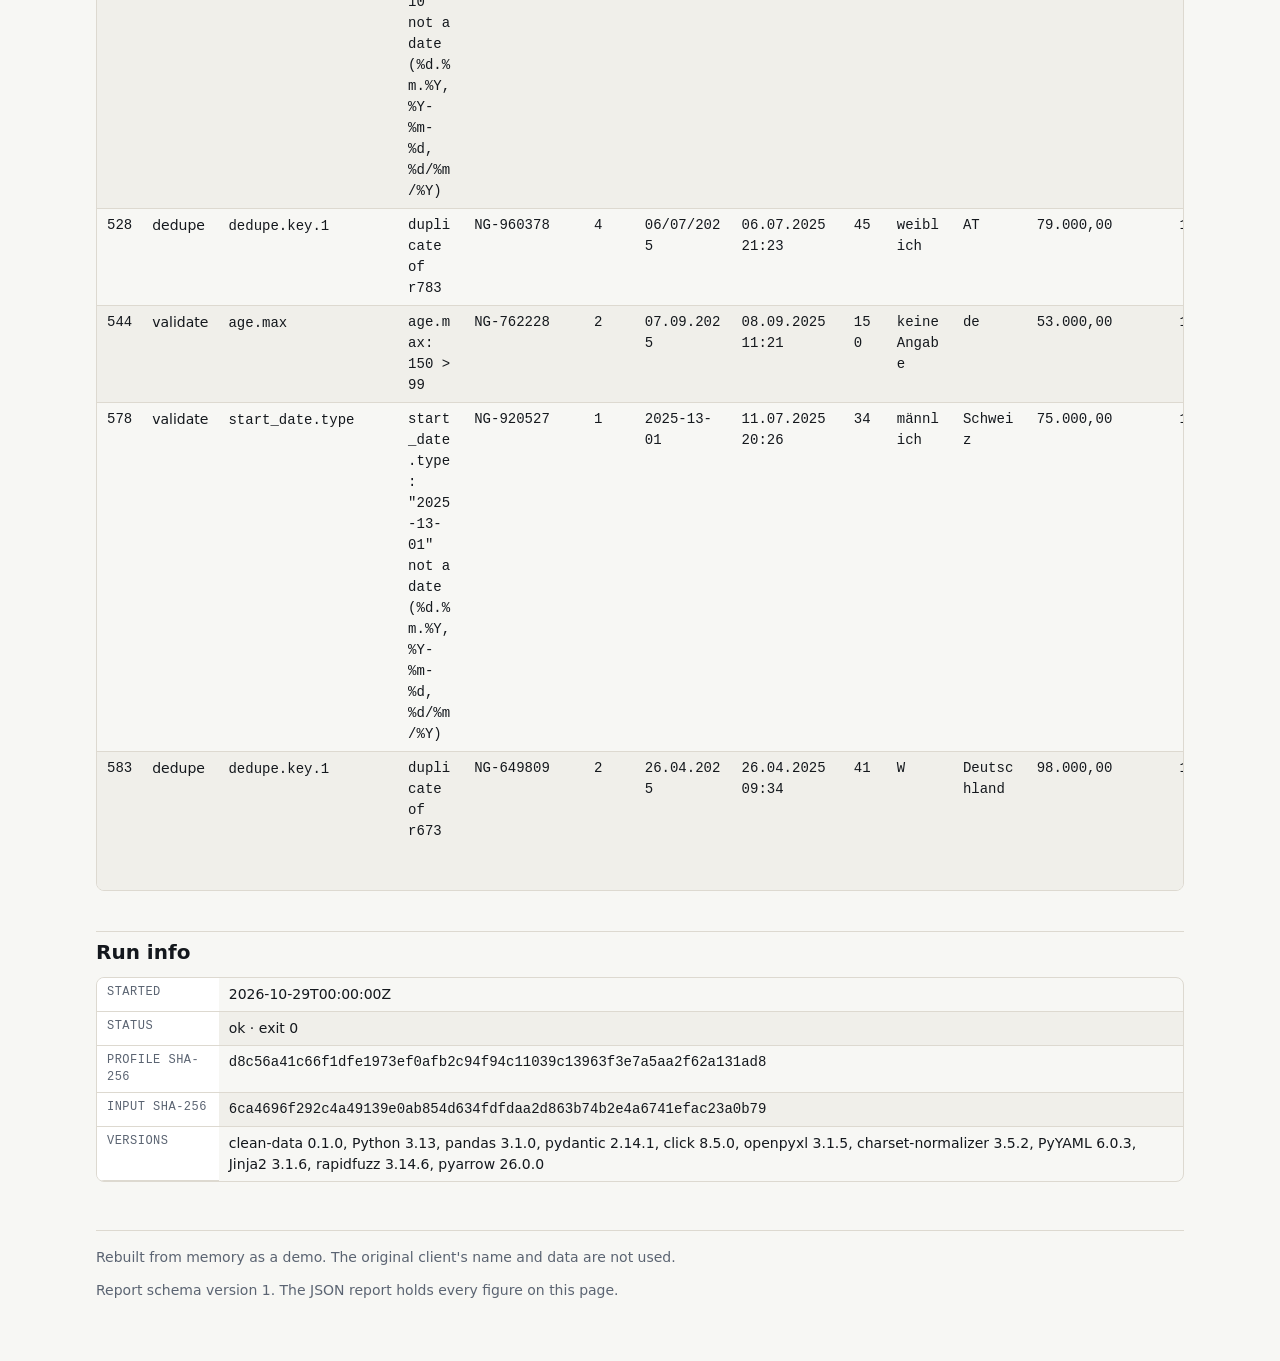
<file: web/demo/report.html>
<!doctype html>
<html lang="en">
<head>
<meta charset="utf-8">
<meta name="viewport" content="width=device-width, initial-scale=1">
<link rel="icon" href="data:,">
<title>Survey wave export, German locale</title>
<script>
try { var t = localStorage.getItem("hh-theme"); if (t === "light" || t === "dark") document.documentElement.setAttribute("data-theme", t); } catch (e) {}
</script>
<style>
/* Inlined into every HTML report. Token values mirror web/kit/tokens.css (tests/unit/test_report.py checks). */
:root {
  color-scheme: dark;
  --bg: #0B0F14;
  --surface: #121820;
  --surface-2: #182130;
  --border: #1F2A36;
  --text: #E6EDF3;
  --muted: #93A1B0;
  --accent: #F2A93B;
  --accent-fg: #1A1200;
  --ok: #3DDC97;
  --warn: #FACC15;
  --danger: #F87171;
  --info: #5EC8F2;
  --font-text: system-ui, -apple-system, "Segoe UI", Roboto, sans-serif;
  --font-mono: "Cascadia Code", Consolas, "Liberation Mono", monospace;
  --radius: 14px;
  --radius-sm: 8px;
}
@media (prefers-color-scheme: light) {
  :root:not([data-theme="dark"]) {
    color-scheme: light;
    --bg: #F7F7F4;
    --surface: #FFFFFF;
    --surface-2: #F0EFEA;
    --border: #DDD9D0;
    --text: #14181D;
    --muted: #5B6472;
    --accent: #B45309;
    --accent-fg: #FFFFFF;
    --ok: #15803D;
    --warn: #A16207;
    --danger: #B91C1C;
    --info: #0369A1;
  }
}
:root[data-theme="light"] {
  color-scheme: light;
  --bg: #F7F7F4;
  --surface: #FFFFFF;
  --surface-2: #F0EFEA;
  --border: #DDD9D0;
  --text: #14181D;
  --muted: #5B6472;
  --accent: #B45309;
  --accent-fg: #FFFFFF;
  --ok: #15803D;
  --warn: #A16207;
  --danger: #B91C1C;
  --info: #0369A1;
}
@media print {
  :root, :root[data-theme="dark"] {
    color-scheme: light;
    --bg: #FFFFFF;
    --surface: #FFFFFF;
    --surface-2: #F0EFEA;
    --border: #DDD9D0;
    --text: #14181D;
    --muted: #5B6472;
    --accent: #B45309;
    --accent-fg: #FFFFFF;
    --ok: #15803D;
    --warn: #A16207;
    --danger: #B91C1C;
    --info: #0369A1;
  }
  .theme-toggle { display: none; }
  details { display: block; }
}
*, *::before, *::after { box-sizing: border-box; }
html { -webkit-text-size-adjust: 100%; }
body {
  margin: 0;
  background: var(--bg);
  color: var(--text);
  font: 16px/1.5 var(--font-text);
}
main { max-width: 1120px; margin: 0 auto; padding: 24px max(16px, env(safe-area-inset-left)) 48px; }
h1, h2, h3 { line-height: 1.25; text-wrap: balance; }
h1 { font-size: 28px; margin: 0 0 8px; }
h2 { font-size: 20px; margin: 40px 0 12px; padding-top: 8px; border-top: 1px solid var(--border); }
h3 { font-size: 16px; margin: 20px 0 8px; }
p { margin: 0 0 12px; }
a { color: var(--accent); }
:focus-visible { outline: 2px solid var(--accent); outline-offset: 2px; }
code, pre, .mono { font-family: var(--font-mono); font-size: 14px; }
pre {
  margin: 0;
  padding: 12px 16px;
  background: var(--surface);
  border: 1px solid var(--border);
  border-radius: var(--radius-sm);
  overflow-x: auto;
  white-space: pre;
}
.banner {
  margin: 0 0 16px;
  padding: 8px 12px;
  border: 1px solid var(--accent);
  border-radius: var(--radius-sm);
  color: var(--text);
  background: var(--surface);
  font-size: 14px;
}
.top { display: flex; flex-wrap: wrap; align-items: flex-start; justify-content: space-between; gap: 12px; }
.meta { color: var(--muted); font-size: 14px; margin: 0; }
.badge {
  display: inline-block;
  padding: 2px 10px;
  border-radius: 999px;
  border: 1px solid currentColor;
  font: 12px/1.6 var(--font-mono);
  text-transform: uppercase;
  letter-spacing: .06em;
  vertical-align: middle;
}
.badge--ok { color: var(--ok); }
.badge--warn { color: var(--warn); }
.badge--danger { color: var(--danger); }
.badge--info { color: var(--info); }
.theme-toggle {
  min-height: 44px;
  padding: 0 16px;
  border: 1px solid var(--border);
  border-radius: var(--radius-sm);
  background: var(--surface);
  color: var(--text);
  font: inherit;
  cursor: pointer;
}
.kpis { display: grid; grid-template-columns: repeat(auto-fit, minmax(150px, 1fr)); gap: 12px; margin: 20px 0 0; }
.kpi {
  padding: 16px;
  background: var(--surface);
  border: 1px solid var(--border);
  border-radius: var(--radius);
}
.kpi__label { margin: 0; color: var(--muted); font: 12px/1.4 var(--font-mono); text-transform: uppercase; letter-spacing: .06em; }
.kpi__value { margin: 4px 0 0; font: 28px/1.2 var(--font-mono); font-variant-numeric: tabular-nums; }
.flow { width: 100%; height: 40px; display: block; border-radius: var(--radius-sm); }
.seg--out { fill: var(--ok); }
.seg--read { fill: var(--danger); }
.seg--validate { fill: var(--warn); }
.seg--missing { fill: var(--info); }
.seg--duplicates { fill: var(--accent); }
.seg--empty { fill: var(--muted); }
.legend { display: flex; flex-wrap: wrap; gap: 8px 20px; margin: 10px 0 0; padding: 0; list-style: none; font-size: 14px; }
.swatch { display: inline-block; width: 12px; height: 12px; margin-right: 6px; border-radius: 3px; vertical-align: -1px; }
.swatch.seg--out { background: var(--ok); }
.swatch.seg--read { background: var(--danger); }
.swatch.seg--validate { background: var(--warn); }
.swatch.seg--missing { background: var(--info); }
.swatch.seg--duplicates { background: var(--accent); }
.swatch.seg--empty { background: var(--muted); }
.table-wrap { overflow-x: auto; min-width: 0; border: 1px solid var(--border); border-radius: var(--radius-sm); }
table { width: 100%; border-collapse: collapse; font-size: 14px; }
th, td { padding: 6px 10px; text-align: left; vertical-align: top; border-bottom: 1px solid var(--border); }
th { color: var(--muted); font: 12px/1.4 var(--font-mono); text-transform: uppercase; letter-spacing: .04em; background: var(--surface); }
tbody tr:nth-child(even) td { background: var(--surface-2); }
tbody tr:last-child td { border-bottom: 0; }
td.num, th.num { text-align: right; font-family: var(--font-mono); font-variant-numeric: tabular-nums; white-space: nowrap; }
td.cell { font-family: var(--font-mono); white-space: pre-wrap; word-break: break-word; }
.muted { color: var(--muted); }
.warn { color: var(--warn); }
ul.plain { margin: 0; padding-left: 20px; }
details { margin: 4px 0 0; }
summary { cursor: pointer; color: var(--text); text-decoration: underline; text-decoration-color: var(--accent); text-underline-offset: 0.18em; }
.warnings li { margin: 0 0 4px; }
footer { margin-top: 48px; padding-top: 16px; border-top: 1px solid var(--border); color: var(--muted); font-size: 14px; }
@media (max-width: 480px) {
  h1 { font-size: 24px; }
  .kpi__value { font-size: 24px; }
}

</style>
</head>
<body>
<main>
<p class="banner">Demo with invented data for a fictional company</p>
<header class="top">
  <div>
    <h1>Survey wave export, German locale
 <span class="badge badge--ok">Passed</span>    </h1>
    <p class="meta">
      input <code>01_survey_export_de.csv</code>
      &middot; profile <code>01_survey.yaml</code> (survey-de)
      &middot; mode in-memory      &middot; clean-data 0.1.0
    </p>
  </div>
  <button class="theme-toggle" type="button" onclick="var r=document.documentElement,n=(r.getAttribute('data-theme')||(matchMedia('(prefers-color-scheme: light)').matches?'light':'dark'))==='light'?'dark':'light';r.setAttribute('data-theme',n);try{localStorage.setItem('hh-theme',n)}catch(e){}">Theme</button>
</header>

<section aria-label="Key figures">
  <div class="kpis">
    <div class="kpi"><p class="kpi__label">Read</p><p class="kpi__value">1,026</p></div>
    <div class="kpi"><p class="kpi__label">Out</p><p class="kpi__value">982</p></div>
    <div class="kpi"><p class="kpi__label">Rejected</p><p class="kpi__value">18</p></div>
    <div class="kpi"><p class="kpi__label">Duplicates</p><p class="kpi__value">18</p></div>
    <div class="kpi"><p class="kpi__label">Cells changed</p><p class="kpi__value">5,333</p></div>
    <div class="kpi"><p class="kpi__label">Columns</p><p class="kpi__value">13</p></div>
  </div>
</section>

<h2 id="flow">Row flow</h2>
<p>read 1,026 = out 982 + rejected 18 + duplicates 18 + empty 8. Reject rate 1.8 % against a gate of 5.0 %.</p>
<svg class="flow" viewBox="0 0 1000 40" preserveAspectRatio="none" role="img" aria-label="Row flow: kept 982, rejected by validation 18, duplicates 18, empty records 8">
  <rect class="seg--out" x="0.0" y="0" width="957.12" height="40"><title>kept: 982</title></rect>
  <rect class="seg--validate" x="957.12" y="0" width="17.54" height="40"><title>rejected by validation: 18</title></rect>
  <rect class="seg--duplicates" x="974.66" y="0" width="17.54" height="40"><title>duplicates: 18</title></rect>
  <rect class="seg--empty" x="992.2" y="0" width="7.8" height="40"><title>empty records: 8</title></rect>
</svg>
<ul class="legend">
  <li><span class="swatch seg--out" aria-hidden="true"></span>kept 982</li>
  <li><span class="swatch seg--validate" aria-hidden="true"></span>rejected by validation 18</li>
  <li><span class="swatch seg--duplicates" aria-hidden="true"></span>duplicates 18</li>
  <li><span class="swatch seg--empty" aria-hidden="true"></span>empty records 8</li>
</ul>

<h2 id="warnings">Warnings</h2>
<p class="muted">No warnings.</p>
<p class="muted">Notes:</p>
<ul class="plain muted">
  <li><code>structure.empty_columns_dropped</code> empty columns dropped: column_14</li>
  <li><code>structure.repeated_headers</code> repeated headers numbered: kommentar_2</li>
</ul>


<h2 id="headers">Header mapping</h2>
<div class="table-wrap" tabindex="0" role="region" aria-label="Header mapping"><table>
  <thead><tr><th scope="col" class="num">#</th><th scope="col">Raw</th><th scope="col">Normalised</th><th scope="col">Final</th><th scope="col">Action</th></tr></thead>
  <tbody>
    <tr><td class="num">1</td><td>Respondent ID</td><td><code>respondent_id</code></td><td><code>respondent_id</code></td><td>kept</td></tr>
    <tr><td class="num">2</td><td>Welle</td><td><code>welle</code></td><td><code>wave</code></td><td>renamed</td></tr>
    <tr><td class="num">3</td><td>Startdatum</td><td><code>startdatum</code></td><td><code>start_date</code></td><td>renamed</td></tr>
    <tr><td class="num">4</td><td>Abgeschlossen am</td><td><code>abgeschlossen_am</code></td><td><code>completed_at</code></td><td>renamed</td></tr>
    <tr><td class="num">5</td><td>Alter</td><td><code>alter</code></td><td><code>age</code></td><td>renamed</td></tr>
    <tr><td class="num">6</td><td>Geschlecht</td><td><code>geschlecht</code></td><td><code>gender</code></td><td>renamed</td></tr>
    <tr><td class="num">7</td><td>Land</td><td><code>land</code></td><td><code>country</code></td><td>renamed</td></tr>
    <tr><td class="num">8</td><td>Haushaltseinkommen (€)</td><td><code>haushaltseinkommen_eur</code></td><td><code>household_income</code></td><td>renamed</td></tr>
    <tr><td class="num">9</td><td>Ausgaben letzter Monat (€)</td><td><code>ausgaben_letzter_monat_eur</code></td><td><code>spend_last_month_eur</code></td><td>renamed</td></tr>
    <tr><td class="num">10</td><td>Zufriedenheit</td><td><code>zufriedenheit</code></td><td><code>satisfaction</code></td><td>renamed</td></tr>
    <tr><td class="num">11</td><td>NPS</td><td><code>nps</code></td><td><code>nps</code></td><td>kept</td></tr>
    <tr><td class="num">12</td><td>Kommentar</td><td><code>kommentar</code></td><td><code>comment</code></td><td>renamed</td></tr>
    <tr><td class="num">13</td><td>Kommentar</td><td><code>kommentar_2</code></td><td><code>interviewer_note</code></td><td>renamed</td></tr>
    <tr><td class="num">14</td><td></td><td><code>column_14</code></td><td><code></code></td><td>dropped empty</td></tr>
  </tbody>
</table></div>

<h2 id="columns">Columns before and after</h2>
<div class="table-wrap" tabindex="0" role="region" aria-label="Columns before and after"><table>
  <thead><tr><th scope="col">Column</th><th scope="col">Type</th><th scope="col" class="num">Non-empty before</th><th scope="col" class="num">Nulls after</th><th scope="col" class="num">Distinct after</th><th scope="col" class="num">Invalid</th><th scope="col" class="num">Filled</th><th scope="col" class="num">Changed</th><th scope="col">Details</th></tr></thead>
  <tbody>
    <tr>
      <td><code>respondent_id</code></td><td>string</td>
      <td class="num">1,017</td>
      <td class="num">0</td>
      <td class="num">982</td>
      <td class="num">0</td>
      <td class="num">0</td>
      <td class="num">5</td>
      <td>
        <details><summary>details</summary>
          <p>before: whitespace 3 &middot; non-NFC 0 &middot; control 0 &middot; null-like 0 &middot; length 8 to 11</p>
          <p>top before: <code>"NG-129914"</code> &times;2, <code>"NG-189048"</code> &times;2, <code>"NG-272155"</code> &times;2, <code>"NG-283425"</code> &times;2, <code>"NG-448991"</code> &times;2</p>
          <p>after: min – &middot; max – &middot; mean – &middot; median –</p>
          <p>top after: <code>"NG-100388"</code> &times;1, <code>"NG-103838"</code> &times;1, <code>"NG-104803"</code> &times;1, <code>"NG-105420"</code> &times;1, <code>"NG-108657"</code> &times;1</p>
        </details>
      </td>
    </tr>
    <tr>
      <td><code>wave</code></td><td>integer</td>
      <td class="num">1,018</td>
      <td class="num">0</td>
      <td class="num">4</td>
      <td class="num">0</td>
      <td class="num">0</td>
      <td class="num">0</td>
      <td>
        <details><summary>details</summary>
          <p>before: whitespace 0 &middot; non-NFC 0 &middot; control 0 &middot; null-like 0 &middot; length 1 to 1</p>
          <p>top before: <code>"4"</code> &times;303, <code>"2"</code> &times;239, <code>"3"</code> &times;239, <code>"1"</code> &times;237</p>
          <p>after: min 1 &middot; max 4 &middot; mean 2.59165 &middot; median 3</p>
        </details>
      </td>
    </tr>
    <tr>
      <td><code>start_date</code></td><td>date</td>
      <td class="num">1,018</td>
      <td class="num">0</td>
      <td class="num">479</td>
      <td class="num">10</td>
      <td class="num">0</td>
      <td class="num">727</td>
      <td>
        <details><summary>details</summary>
          <p>before: whitespace 0 &middot; non-NFC 0 &middot; control 0 &middot; null-like 0 &middot; length 5 to 10</p>
          <p>top before: <code>"16.05.2025"</code> &times;5, <code>"06/02/2025"</code> &times;4, <code>"08/08/2026"</code> &times;4, <code>"12.01.2025"</code> &times;4, <code>"12.08.2026"</code> &times;4</p>
          <p>after: min 2025-01-07 &middot; max 2026-08-27 &middot; mean – &middot; median –</p>
          <p>patterns: <code>%Y-%m-%d</code> 257, <code>%d.%m.%Y</code> 529, <code>%d/%m/%Y</code> 222</p>
        </details>
      </td>
    </tr>
    <tr>
      <td><code>completed_at</code></td><td>datetime</td>
      <td class="num">1,018</td>
      <td class="num">0</td>
      <td class="num">982</td>
      <td class="num">0</td>
      <td class="num">0</td>
      <td class="num">982</td>
      <td>
        <details><summary>details</summary>
          <p>before: whitespace 0 &middot; non-NFC 0 &middot; control 0 &middot; null-like 0 &middot; length 16 to 16</p>
          <p>top before: <code>"02.06.2025 14:49"</code> &times;2, <code>"10.12.2025 15:04"</code> &times;2, <code>"11.01.2026 12:08"</code> &times;2, <code>"12.11.2025 07:07"</code> &times;2, <code>"13.03.2026 10:04"</code> &times;2</p>
          <p>after: min 2025-01-08T14:54:00 &middot; max 2026-08-29T15:18:00 &middot; mean – &middot; median –</p>
          <p>patterns: <code>%d.%m.%Y %H:%M</code> 1,018</p>
        </details>
      </td>
    </tr>
    <tr>
      <td><code>age</code></td><td>integer</td>
      <td class="num">1,018</td>
      <td class="num">3</td>
      <td class="num">68</td>
      <td class="num">0</td>
      <td class="num">0</td>
      <td class="num">3</td>
      <td>
        <details><summary>details</summary>
          <p>before: whitespace 0 &middot; non-NFC 0 &middot; control 0 &middot; null-like 3 &middot; length 2 to 4</p>
          <p>top before: <code>"63"</code> &times;24, <code>"34"</code> &times;23, <code>"30"</code> &times;21, <code>"55"</code> &times;20, <code>"75"</code> &times;20</p>
          <p>after: min 18 &middot; max 85 &middot; mean 51.3841 &middot; median 52</p>
        </details>
      </td>
    </tr>
    <tr>
      <td><code>gender</code></td><td>string</td>
      <td class="num">1,018</td>
      <td class="num">0</td>
      <td class="num">4</td>
      <td class="num">0</td>
      <td class="num">0</td>
      <td class="num">982</td>
      <td>
        <details><summary>details</summary>
          <p>before: whitespace 1 &middot; non-NFC 0 &middot; control 0 &middot; null-like 0 &middot; length 1 to 12</p>
          <p>top before: <code>"W"</code> &times;167, <code>"keine Angabe"</code> &times;152, <code>"w"</code> &times;146, <code>"weiblich"</code> &times;146, <code>"divers"</code> &times;139</p>
          <p>after: min – &middot; max – &middot; mean – &middot; median –</p>
          <p>top after: <code>"female"</code> &times;446, <code>"male"</code> &times;257, <code>"not_stated"</code> &times;145, <code>"diverse"</code> &times;134</p>
        </details>
      </td>
    </tr>
    <tr>
      <td><code>country</code></td><td>string</td>
      <td class="num">1,018</td>
      <td class="num">0</td>
      <td class="num">3</td>
      <td class="num">0</td>
      <td class="num">0</td>
      <td class="num">647</td>
      <td>
        <details><summary>details</summary>
          <p>before: whitespace 0 &middot; non-NFC 0 &middot; control 0 &middot; null-like 0 &middot; length 2 to 11</p>
          <p>top before: <code>"AT"</code> &times;182, <code>"de"</code> &times;179, <code>"\u00d6sterreich"</code> &times;177, <code>"DE"</code> &times;165, <code>"Deutschland"</code> &times;159</p>
          <p>after: min – &middot; max – &middot; mean – &middot; median –</p>
          <p>top after: <code>"DE"</code> &times;484, <code>"AT"</code> &times;346, <code>"CH"</code> &times;152</p>
        </details>
      </td>
    </tr>
    <tr>
      <td><code>household_income</code></td><td>number</td>
      <td class="num">998</td>
      <td class="num">0</td>
      <td class="num">203</td>
      <td class="num">0</td>
      <td class="num">20</td>
      <td class="num">982</td>
      <td>
        <details><summary>details</summary>
          <p>before: whitespace 0 &middot; non-NFC 0 &middot; control 0 &middot; null-like 0 &middot; length 6 to 10</p>
          <p>top before: <code>"41.500,00"</code> &times;9, <code>"63.500,00"</code> &times;8, <code>"42.500"</code> &times;7, <code>"45.000,00"</code> &times;7, <code>"49.500,00"</code> &times;7</p>
          <p>after: min 18,000 &middot; max 119,500 &middot; mean 68,561.1 &middot; median 68,000</p>
          <p>missing: median with 68000.0, 20 filled</p>
        </details>
      </td>
    </tr>
    <tr>
      <td><code>spend_last_month_eur</code></td><td>number</td>
      <td class="num">1,018</td>
      <td class="num">0</td>
      <td class="num">982</td>
      <td class="num">0</td>
      <td class="num">0</td>
      <td class="num">982</td>
      <td>
        <details><summary>details</summary>
          <p>before: whitespace 1018 &middot; non-NFC 0 &middot; control 0 &middot; null-like 0 &middot; length 7 to 10</p>
          <p>top before: <code>"1.019,32\u00a0\u20ac"</code> &times;2, <code>"1.187,14\u00a0\u20ac"</code> &times;2, <code>"1.193,33\u00a0\u20ac"</code> &times;2, <code>"1.434,12\u00a0\u20ac"</code> &times;2, <code>"1.523,82\u00a0\u20ac"</code> &times;2</p>
          <p>after: min 20.41 &middot; max 2,499.31 &middot; mean 1,241.24 &middot; median 1,230.76</p>
        </details>
      </td>
    </tr>
    <tr>
      <td><code>satisfaction</code></td><td>integer</td>
      <td class="num">1,003</td>
      <td class="num">0</td>
      <td class="num">10</td>
      <td class="num">0</td>
      <td class="num">15</td>
      <td class="num">15</td>
      <td>
        <details><summary>details</summary>
          <p>before: whitespace 0 &middot; non-NFC 0 &middot; control 0 &middot; null-like 0 &middot; length 1 to 2</p>
          <p>top before: <code>"7"</code> &times;116, <code>"8"</code> &times;113, <code>"1"</code> &times;107, <code>"3"</code> &times;107, <code>"10"</code> &times;105</p>
          <p>after: min 1 &middot; max 10 &middot; mean 5.60285 &middot; median 6</p>
          <p>missing: median with 6, 15 filled</p>
        </details>
      </td>
    </tr>
    <tr>
      <td><code>nps</code></td><td>integer</td>
      <td class="num">1,018</td>
      <td class="num">0</td>
      <td class="num">11</td>
      <td class="num">0</td>
      <td class="num">0</td>
      <td class="num">0</td>
      <td>
        <details><summary>details</summary>
          <p>before: whitespace 0 &middot; non-NFC 0 &middot; control 0 &middot; null-like 0 &middot; length 1 to 2</p>
          <p>top before: <code>"5"</code> &times;112, <code>"0"</code> &times;103, <code>"8"</code> &times;103, <code>"1"</code> &times;101, <code>"7"</code> &times;99</p>
          <p>after: min 0 &middot; max 10 &middot; mean 4.7556 &middot; median 5</p>
        </details>
      </td>
    </tr>
    <tr>
      <td><code>comment</code></td><td>string</td>
      <td class="num">588</td>
      <td class="num">422</td>
      <td class="num">8</td>
      <td class="num">0</td>
      <td class="num">0</td>
      <td class="num">5</td>
      <td>
        <details><summary>details</summary>
          <p>before: whitespace 2 &middot; non-NFC 1 &middot; control 5 &middot; null-like 0 &middot; length 11 to 31</p>
          <p>top before: <code>"Lieferung versp\u00e4tet, sonst gut"</code> &times;98, <code>"Sehr zufrieden mit dem Service"</code> &times;83, <code>"Gerne wieder"</code> &times;73, <code>"Keine Anmerkungen"</code> &times;68, <code>"Mehr Auswahl w\u00e4re sch\u00f6n"</code> &times;68</p>
          <p>after: min – &middot; max – &middot; mean – &middot; median –</p>
          <p>top after: <code>"Lieferung versp\u00e4tet, sonst gut"</code> &times;86, <code>"Sehr zufrieden mit dem Service"</code> &times;82, <code>"Gerne wieder"</code> &times;72, <code>"Preis und Leistung stimmen"</code> &times;67, <code>"Mehr Auswahl w\u00e4re sch\u00f6n"</code> &times;66</p>
        </details>
      </td>
    </tr>
    <tr>
      <td><code>interviewer_note</code></td><td>string</td>
      <td class="num">253</td>
      <td class="num">737</td>
      <td class="num">6</td>
      <td class="num">0</td>
      <td class="num">0</td>
      <td class="num">3</td>
      <td>
        <details><summary>details</summary>
          <p>before: whitespace 89 &middot; non-NFC 0 &middot; control 3 &middot; null-like 0 &middot; length 18 to 43</p>
          <p>top before: <code>"Teilnahme per Tablet"</code> &times;86, <code>"Telefon besetzt,  zweiter Versuch"</code> &times;86, <code>"R\u00fcckruf vereinbart"</code> &times;78, <code>"Interview unterbrochen\r\nam Folgetag beendet"</code> &times;1, <code>"R\u00fcckruf vereinbart\r\nabends erreichbar"</code> &times;1</p>
          <p>after: min – &middot; max – &middot; mean – &middot; median –</p>
          <p>top after: <code>"Telefon besetzt,  zweiter Versuch"</code> &times;84, <code>"Teilnahme per Tablet"</code> &times;83, <code>"R\u00fcckruf vereinbart"</code> &times;75, <code>"Interview unterbrochen\nam Folgetag beendet"</code> &times;1, <code>"R\u00fcckruf vereinbart\nabends erreichbar"</code> &times;1</p>
        </details>
      </td>
    </tr>
  </tbody>
</table></div>

<h2 id="rules">Rules</h2>
<div class="table-wrap" tabindex="0" role="region" aria-label="Rules"><table>
  <thead><tr><th scope="col">Rule</th><th scope="col" class="num">Checked</th><th scope="col" class="num">Failed</th><th scope="col">Examples</th></tr></thead>
  <tbody>
    <tr><td><code>respondent_id.required</code></td><td class="num">1,018</td><td class="num">1</td><td class="cell">r952 &#34;&#34;</td></tr>
    <tr><td><code>respondent_id.regex</code></td><td class="num">1,017</td><td class="num">2</td><td class="cell">r174 &#34;NG-6346397&#34;
r855 &#34;NG-17261&#34;</td></tr>
    <tr><td><code>wave.type</code></td><td class="num">1,018</td><td class="num">0</td><td class="cell"></td></tr>
    <tr><td><code>wave.required</code></td><td class="num">1,018</td><td class="num">0</td><td class="cell"></td></tr>
    <tr><td><code>wave.allowed</code></td><td class="num">1,018</td><td class="num">0</td><td class="cell"></td></tr>
    <tr><td><code>start_date.type</code></td><td class="num">1,018</td><td class="num">10</td><td class="cell">r66 &#34;32.01.2025&#34;
r233 &#34;31.02.2025&#34;
r480 &#34;2025-00-10&#34;
r578 &#34;2025-13-01&#34;
r711 &#34;15/13/2025&#34;</td></tr>
    <tr><td><code>start_date.required</code></td><td class="num">1,018</td><td class="num">0</td><td class="cell"></td></tr>
    <tr><td><code>completed_at.type</code></td><td class="num">1,018</td><td class="num">0</td><td class="cell"></td></tr>
    <tr><td><code>completed_at.required</code></td><td class="num">1,018</td><td class="num">0</td><td class="cell"></td></tr>
    <tr><td><code>age.type</code></td><td class="num">1,015</td><td class="num">0</td><td class="cell"></td></tr>
    <tr><td><code>age.min</code></td><td class="num">1,015</td><td class="num">2</td><td class="cell">r48 &#34;15&#34;
r76 &#34;12&#34;</td></tr>
    <tr><td><code>age.max</code></td><td class="num">1,015</td><td class="num">3</td><td class="cell">r118 &#34;130&#34;
r544 &#34;150&#34;
r871 &#34;101&#34;</td></tr>
    <tr><td><code>gender.allowed</code></td><td class="num">1,018</td><td class="num">0</td><td class="cell"></td></tr>
    <tr><td><code>country.allowed</code></td><td class="num">1,018</td><td class="num">0</td><td class="cell"></td></tr>
    <tr><td><code>household_income.type</code></td><td class="num">998</td><td class="num">0</td><td class="cell"></td></tr>
    <tr><td><code>household_income.min</code></td><td class="num">998</td><td class="num">0</td><td class="cell"></td></tr>
    <tr><td><code>spend_last_month_eur.type</code></td><td class="num">1,018</td><td class="num">0</td><td class="cell"></td></tr>
    <tr><td><code>spend_last_month_eur.min</code></td><td class="num">1,018</td><td class="num">0</td><td class="cell"></td></tr>
    <tr><td><code>satisfaction.type</code></td><td class="num">1,003</td><td class="num">0</td><td class="cell"></td></tr>
    <tr><td><code>satisfaction.min</code></td><td class="num">1,003</td><td class="num">0</td><td class="cell"></td></tr>
    <tr><td><code>satisfaction.max</code></td><td class="num">1,003</td><td class="num">0</td><td class="cell"></td></tr>
    <tr><td><code>nps.type</code></td><td class="num">1,018</td><td class="num">0</td><td class="cell"></td></tr>
    <tr><td><code>nps.min</code></td><td class="num">1,018</td><td class="num">0</td><td class="cell"></td></tr>
    <tr><td><code>nps.max</code></td><td class="num">1,018</td><td class="num">0</td><td class="cell"></td></tr>
    <tr><td><code>dedupe.exact</code></td><td class="num">1,000</td><td class="num">12</td><td class="cell">r85 duplicate of r80
r304 duplicate of r124
r324 duplicate of r181
r389 duplicate of r41
r407 duplicate of r189</td></tr>
    <tr><td><code>dedupe.key.1</code></td><td class="num">988</td><td class="num">6</td><td class="cell">r40 superseded by r902
r190 superseded by r288
r220 superseded by r687
r422 superseded by r610
r528 superseded by r783</td></tr>
  </tbody>
</table></div>

<h2 id="duplicates">Duplicates</h2>
<ul class="plain">
  <li>exact: 12 removed of 1,000 rows</li>
  <li><code>dedupe.key.1</code> [respondent_id] keep last by completed_at: 6 removed</li>
</ul>

<h2 id="rejects">Rejects</h2>
<p>36 rows in <code>rejects.csv</code>: read 0 · validate 18 · dedupe 18 · missing 0.</p>
<div class="table-wrap" tabindex="0" role="region" aria-label="Rejects by rule"><table>
  <thead><tr><th scope="col">First failing rule</th><th scope="col" class="num">Rows</th></tr></thead>
  <tbody>
    <tr><td><code>age.max</code></td><td class="num">3</td></tr>
    <tr><td><code>age.min</code></td><td class="num">2</td></tr>
    <tr><td><code>dedupe.exact</code></td><td class="num">12</td></tr>
    <tr><td><code>dedupe.key.1</code></td><td class="num">6</td></tr>
    <tr><td><code>respondent_id.regex</code></td><td class="num">2</td></tr>
    <tr><td><code>respondent_id.required</code></td><td class="num">1</td></tr>
    <tr><td><code>start_date.type</code></td><td class="num">10</td></tr>
  </tbody>
</table></div>
<p>By column: <code>age</code> 5, <code>respondent_id</code> 3, <code>start_date</code> 10</p>
<h3>First 20 rejected rows</h3>
<div class="table-wrap" tabindex="0" role="region" aria-label="First rejected rows"><table>
  <thead><tr><th scope="col" class="num">Row</th><th scope="col">Stage</th><th scope="col">Rule</th><th scope="col">Detail</th><th scope="col">respondent_id</th><th scope="col">wave</th><th scope="col">start_date</th><th scope="col">completed_at</th><th scope="col">age</th><th scope="col">gender</th><th scope="col">country</th><th scope="col">household_income</th><th scope="col">spend_last_month_eur</th><th scope="col">satisfaction</th><th scope="col">nps</th><th scope="col">comment</th><th scope="col">interviewer_note</th></tr></thead>
  <tbody>
    <tr><td class="num">40</td><td>dedupe</td><td><code>dedupe.key.1</code></td><td class="cell">duplicate of r902</td><td class="cell">NG-129914</td><td class="cell">3</td><td class="cell">07.02.2026</td><td class="cell">07.02.2026 17:26</td><td class="cell">85</td><td class="cell">w</td><td class="cell">AT</td><td class="cell">79.500,00</td><td class="cell">1.825,82 €</td><td class="cell">2</td><td class="cell">5</td><td class="cell"></td><td class="cell"></td></tr>
    <tr><td class="num">48</td><td>validate</td><td><code>age.min</code></td><td class="cell">age.min: 15 &lt; 16</td><td class="cell">NG-160720</td><td class="cell">1</td><td class="cell">11.04.2026</td><td class="cell">13.04.2026 10:55</td><td class="cell">15</td><td class="cell">m</td><td class="cell">AT</td><td class="cell">71.000</td><td class="cell">2.322,10 €</td><td class="cell">8</td><td class="cell">10</td><td class="cell">Keine Anmerkungen</td><td class="cell"></td></tr>
    <tr><td class="num">66</td><td>validate</td><td><code>start_date.type</code></td><td class="cell">start_date.type: &#34;32.01.2025&#34; not a date (%d.%m.%Y, %Y-%m-%d, %d/%m/%Y)</td><td class="cell">NG-426903</td><td class="cell">1</td><td class="cell">32.01.2025</td><td class="cell">21.08.2025 09:02</td><td class="cell">48</td><td class="cell">keine Angabe</td><td class="cell">de</td><td class="cell">41.500</td><td class="cell">562,09 €</td><td class="cell">1</td><td class="cell">7</td><td class="cell">Sehr zufrieden mit dem Service</td><td class="cell">Teilnahme per Tablet</td></tr>
    <tr><td class="num">76</td><td>validate</td><td><code>age.min</code></td><td class="cell">age.min: 12 &lt; 16</td><td class="cell">NG-679587</td><td class="cell">3</td><td class="cell">22.12.2025</td><td class="cell">22.12.2025 17:36</td><td class="cell">12</td><td class="cell">männlich</td><td class="cell">Österreich</td><td class="cell">81.500</td><td class="cell">2.489,90 €</td><td class="cell">8</td><td class="cell">0</td><td class="cell">Alles prima</td><td class="cell"></td></tr>
    <tr><td class="num">85</td><td>dedupe</td><td><code>dedupe.exact</code></td><td class="cell">duplicate of r80</td><td class="cell">NG-928448</td><td class="cell">3</td><td class="cell">12.11.2025</td><td class="cell">12.11.2025 07:07</td><td class="cell">63</td><td class="cell">weiblich</td><td class="cell">Schweiz</td><td class="cell">49.500,00</td><td class="cell">1.187,14 €</td><td class="cell">10</td><td class="cell">1</td><td class="cell">Lieferung verspätet,  sonst gut</td><td class="cell">Rückruf vereinbart</td></tr>
    <tr><td class="num">118</td><td>validate</td><td><code>age.max</code></td><td class="cell">age.max: 130 &gt; 99</td><td class="cell">NG-774006</td><td class="cell">4</td><td class="cell">12/02/2026</td><td class="cell">13.02.2026 14:37</td><td class="cell">130</td><td class="cell">divers</td><td class="cell">de</td><td class="cell">48.000</td><td class="cell">1.413,39 €</td><td class="cell">1</td><td class="cell">7</td><td class="cell"></td><td class="cell"></td></tr>
    <tr><td class="num">174</td><td>validate</td><td><code>respondent_id.regex</code></td><td class="cell">respondent_id.regex: &#34;NG-6346397&#34; does not match ^NG-\d{6}$</td><td class="cell">NG-6346397</td><td class="cell">1</td><td class="cell">07/11/2025</td><td class="cell">07.11.2025 10:34</td><td class="cell">63</td><td class="cell">weiblich</td><td class="cell">AT</td><td class="cell">89.500</td><td class="cell">557,51 €</td><td class="cell">3</td><td class="cell">4</td><td class="cell">Mehr Auswahl wäre schön</td><td class="cell"></td></tr>
    <tr><td class="num">190</td><td>dedupe</td><td><code>dedupe.key.1</code></td><td class="cell">duplicate of r288</td><td class="cell">NG-283425</td><td class="cell">4</td><td class="cell">11.02.2026</td><td class="cell">11.02.2026 21:14</td><td class="cell">56</td><td class="cell">divers</td><td class="cell">Deutschland</td><td class="cell">108.500,00</td><td class="cell">736,04 €</td><td class="cell">10</td><td class="cell">1</td><td class="cell">Lieferung verspätet, sonst gut</td><td class="cell">Telefon besetzt,  zweiter Versuch</td></tr>
    <tr><td class="num">220</td><td>dedupe</td><td><code>dedupe.key.1</code></td><td class="cell">duplicate of r687</td><td class="cell">NG-798099</td><td class="cell">3</td><td class="cell">20.06.2025</td><td class="cell">20.06.2025 14:19</td><td class="cell">73</td><td class="cell">keine Angabe</td><td class="cell">AT</td><td class="cell">43.500</td><td class="cell">1.742,42 €</td><td class="cell">1</td><td class="cell">8</td><td class="cell"></td><td class="cell"></td></tr>
    <tr><td class="num">233</td><td>validate</td><td><code>start_date.type</code></td><td class="cell">start_date.type: &#34;31.02.2025&#34; not a date (%d.%m.%Y, %Y-%m-%d, %d/%m/%Y)</td><td class="cell">NG-679621</td><td class="cell">2</td><td class="cell">31.02.2025</td><td class="cell">11.11.2025 20:46</td><td class="cell">37</td><td class="cell">männlich</td><td class="cell">Österreich</td><td class="cell">60.000</td><td class="cell">2.042,77 €</td><td class="cell">7</td><td class="cell">9</td><td class="cell">Fragebogen war zu lang</td><td class="cell"></td></tr>
    <tr><td class="num">304</td><td>dedupe</td><td><code>dedupe.exact</code></td><td class="cell">duplicate of r124</td><td class="cell">NG-272155</td><td class="cell">4</td><td class="cell">17.02.2026</td><td class="cell">19.02.2026 17:41</td><td class="cell">85</td><td class="cell">w</td><td class="cell">Österreich</td><td class="cell">47.000,00</td><td class="cell">1.603,66 €</td><td class="cell">2</td><td class="cell">7</td><td class="cell">Lieferung verspätet, sonst gut</td><td class="cell"></td></tr>
    <tr><td class="num">324</td><td>dedupe</td><td><code>dedupe.exact</code></td><td class="cell">duplicate of r181</td><td class="cell">NG-761426</td><td class="cell">2</td><td class="cell">16.04.2025</td><td class="cell">16.04.2025 15:13</td><td class="cell">30</td><td class="cell">weiblich</td><td class="cell">DE</td><td class="cell">51.500</td><td class="cell">83,23 €</td><td class="cell">4</td><td class="cell">8</td><td class="cell">Lieferung verspätet, sonst gut</td><td class="cell"></td></tr>
    <tr><td class="num">389</td><td>dedupe</td><td><code>dedupe.exact</code></td><td class="cell">duplicate of r41</td><td class="cell">NG-547873</td><td class="cell">3</td><td class="cell">10.01.2026</td><td class="cell">11.01.2026 12:08</td><td class="cell">84</td><td class="cell">keine Angabe</td><td class="cell">DE</td><td class="cell">54.000</td><td class="cell">781,01 €</td><td class="cell">10</td><td class="cell">0</td><td class="cell">Lieferung verspätet, sonst gut</td><td class="cell"></td></tr>
    <tr><td class="num">407</td><td>dedupe</td><td><code>dedupe.exact</code></td><td class="cell">duplicate of r189</td><td class="cell">NG-801086</td><td class="cell">2</td><td class="cell">10.12.2025</td><td class="cell">10.12.2025 15:04</td><td class="cell">67</td><td class="cell">W</td><td class="cell">Deutschland</td><td class="cell">106.000</td><td class="cell">1.561,15 €</td><td class="cell">1</td><td class="cell">3</td><td class="cell">Lieferung verspätet, sonst gut</td><td class="cell"></td></tr>
    <tr><td class="num">422</td><td>dedupe</td><td><code>dedupe.key.1</code></td><td class="cell">duplicate of r610</td><td class="cell">NG-959125</td><td class="cell">1</td><td class="cell">02.01.2026</td><td class="cell">03.01.2026 12:42</td><td class="cell">25</td><td class="cell">m</td><td class="cell">de</td><td class="cell">106.500</td><td class="cell">311,88 €</td><td class="cell">5</td><td class="cell">4</td><td class="cell">Gerne wieder</td><td class="cell">Rückruf vereinbart</td></tr>
    <tr><td class="num">480</td><td>validate</td><td><code>start_date.type</code></td><td class="cell">start_date.type: &#34;2025-00-10&#34; not a date (%d.%m.%Y, %Y-%m-%d, %d/%m/%Y)</td><td class="cell">NG-520961</td><td class="cell">4</td><td class="cell">2025-00-10</td><td class="cell">11.01.2025 08:18</td><td class="cell">74</td><td class="cell">w</td><td class="cell">DE</td><td class="cell">80.000</td><td class="cell">2.466,43 €</td><td class="cell">2</td><td class="cell">9</td><td class="cell">Keine Anmerkungen</td><td class="cell"></td></tr>
    <tr><td class="num">528</td><td>dedupe</td><td><code>dedupe.key.1</code></td><td class="cell">duplicate of r783</td><td class="cell">NG-960378</td><td class="cell">4</td><td class="cell">06/07/2025</td><td class="cell">06.07.2025 21:23</td><td class="cell">45</td><td class="cell">weiblich</td><td class="cell">AT</td><td class="cell">79.000,00</td><td class="cell">1.523,82 €</td><td class="cell">10</td><td class="cell">7</td><td class="cell"></td><td class="cell"></td></tr>
    <tr><td class="num">544</td><td>validate</td><td><code>age.max</code></td><td class="cell">age.max: 150 &gt; 99</td><td class="cell">NG-762228</td><td class="cell">2</td><td class="cell">07.09.2025</td><td class="cell">08.09.2025 11:21</td><td class="cell">150</td><td class="cell">keine Angabe</td><td class="cell">de</td><td class="cell">53.000,00</td><td class="cell">1.930,34 €</td><td class="cell">5</td><td class="cell">6</td><td class="cell">Gerne wieder</td><td class="cell"></td></tr>
    <tr><td class="num">578</td><td>validate</td><td><code>start_date.type</code></td><td class="cell">start_date.type: &#34;2025-13-01&#34; not a date (%d.%m.%Y, %Y-%m-%d, %d/%m/%Y)</td><td class="cell">NG-920527</td><td class="cell">1</td><td class="cell">2025-13-01</td><td class="cell">11.07.2025 20:26</td><td class="cell">34</td><td class="cell">männlich</td><td class="cell">Schweiz</td><td class="cell">75.000,00</td><td class="cell">1.778,66 €</td><td class="cell">7</td><td class="cell">7</td><td class="cell">Alles prima</td><td class="cell"></td></tr>
    <tr><td class="num">583</td><td>dedupe</td><td><code>dedupe.key.1</code></td><td class="cell">duplicate of r673</td><td class="cell">NG-649809</td><td class="cell">2</td><td class="cell">26.04.2025</td><td class="cell">26.04.2025 09:34</td><td class="cell">41</td><td class="cell">W</td><td class="cell">Deutschland</td><td class="cell">98.000,00</td><td class="cell">1.958,11 €</td><td class="cell">5</td><td class="cell">8</td><td class="cell">Lieferung verspätet, sonst gut</td><td class="cell">Telefon besetzt,  zweiter Versuch</td></tr>
  </tbody>
</table></div>


<h2 id="run">Run info</h2>
<div class="table-wrap" tabindex="0" role="region" aria-label="Run information"><table>
  <tbody>
    <tr><th scope="row">Started</th><td>2026-10-29T00:00:00Z</td></tr>
    <tr><th scope="row">Status</th><td>ok &middot; exit 0</td></tr>
    <tr><th scope="row">Profile SHA-256</th><td class="cell">d8c56a41c66f1dfe1973ef0afb2c94f94c11039c13963f3e7a5aa2f62a131ad8</td></tr>
    <tr><th scope="row">Input SHA-256</th><td class="cell">6ca4696f292c4a49139e0ab854d634fdfdaa2d863b74b2e4a6741efac23a0b79</td></tr>
    <tr><th scope="row">Versions</th><td>clean-data 0.1.0, Python 3.13, pandas 3.1.0, pydantic 2.14.1, click 8.5.0, openpyxl 3.1.5, charset-normalizer 3.5.2, PyYAML 6.0.3, Jinja2 3.1.6, rapidfuzz 3.14.6, pyarrow 26.0.0</td></tr>
  </tbody>
</table></div>

<footer>
<p>Rebuilt from memory as a demo. The original client&#39;s name and data are not used.</p>
<p>Report schema version 1. The JSON report holds every figure on this page.</p>
</footer>
</main>
</body>
</html>
</file>
<file: web/kit/fonts/fonts.css>
/* portfolio-kit fonts: Inter, Space Grotesk, JetBrains Mono (SIL Open Font License 1.1, see LICENSES.md). */
@font-face{font-family:"Inter";font-style:normal;font-weight:100 900;font-display:swap;src:url("inter-latin-wght-normal.woff2") format("woff2");unicode-range:U+0000-00FF,U+0131,U+0152-0153,U+02BB-02BC,U+02C6,U+02DA,U+02DC,U+0304,U+0308,U+0329,U+2000-206F,U+20AC,U+2122,U+2191,U+2193,U+2212,U+2215,U+FEFF,U+FFFD}
@font-face{font-family:"Space Grotesk";font-style:normal;font-weight:100 900;font-display:swap;src:url("space-grotesk-latin-wght-normal.woff2") format("woff2");unicode-range:U+0000-00FF,U+0131,U+0152-0153,U+02BB-02BC,U+02C6,U+02DA,U+02DC,U+0304,U+0308,U+0329,U+2000-206F,U+20AC,U+2122,U+2191,U+2193,U+2212,U+2215,U+FEFF,U+FFFD}
@font-face{font-family:"JetBrains Mono";font-style:normal;font-weight:100 900;font-display:swap;src:url("jetbrains-mono-latin-wght-normal.woff2") format("woff2");unicode-range:U+0000-00FF,U+0131,U+0152-0153,U+02BB-02BC,U+02C6,U+02DA,U+02DC,U+0304,U+0308,U+0329,U+2000-206F,U+20AC,U+2122,U+2191,U+2193,U+2212,U+2215,U+FEFF,U+FFFD}
</file>
<file: web/kit/tokens.css>
/* portfolio-kit tokens. Dark is the default; light applies under html[data-theme="light"]. Component rules in base.css read only these. */
:root{
  color-scheme:dark;
  --bg:#0B0F14;
  --surface:#121820;
  --surface-2:#182130;
  --border:#1F2A36;
  --text:#E6EDF3;
  --muted:#93A1B0;
  --accent:#F2A93B;
  --accent-fg:#1A1200;
  --ok:#3DDC97;
  --warn:#FACC15;
  --danger:#F87171;
  --info:#5EC8F2;
  --chart-1:#C38102;
  --chart-2:#058DB5;
  --chart-3:#02AB70;
  --chart-4:#AB6FE5;
  --chart-5:#CA445C;
  --chart-6:#77A304;
  --chart-7:#028E7F;
  --chart-8:#7A84EF;
  --font-text:"Inter",system-ui,-apple-system,"Segoe UI",Roboto,sans-serif;
  --font-display:"Space Grotesk","Inter",system-ui,sans-serif;
  --font-mono:"JetBrains Mono","Cascadia Code",Consolas,"Liberation Mono",monospace;
  --radius:14px;
  --radius-sm:8px;
  --shadow:0 1px 0 rgba(255,255,255,.03) inset,0 12px 32px rgba(0,0,0,.35);
  --space-1:4px;
  --space-2:8px;
  --space-3:12px;
  --space-4:16px;
  --space-5:24px;
  --space-6:32px;
  --space-7:48px;
  --space-8:64px;
  --max:1120px;
  --gutter:max(16px,env(safe-area-inset-left));
}
:root[data-theme="light"]{
  color-scheme:light;
  --bg:#F7F7F4;
  --surface:#FFFFFF;
  --surface-2:#F0EFEA;
  --border:#DDD9D0;
  --text:#14181D;
  --muted:#5B6472;
  --accent:#B45309;
  --accent-fg:#FFFFFF;
  --ok:#15803D;
  --warn:#A16207;
  --danger:#B91C1C;
  --info:#0369A1;
  --chart-1:#B45309;
  --chart-2:#0369A1;
  --chart-3:#15803D;
  --chart-4:#7E22CE;
  --chart-5:#EB4960;
  --chart-6:#3B6201;
  --chart-7:#00948A;
  --chart-8:#4338CA;
  --shadow:0 1px 2px rgba(20,24,29,.06),0 10px 28px rgba(20,24,29,.08);
}
</file>
<file: web/kit/base.css>
/* portfolio-kit base.css: reset, type scale and the pf- components. Colours, fonts and spacing come from tokens.css. */
:root{--fs-xs:12px;--fs-sm:14px;--fs-md:16px;--fs-lg:20px;--fs-xl:28px;--fs-2xl:40px;--pf-banner-h:40px;--pf-control-border:color-mix(in srgb,var(--muted) 65%,var(--border))}
*,*::before,*::after{box-sizing:border-box}
html{-webkit-text-size-adjust:100%;text-size-adjust:100%}
:root:has(body.pf-has-banner){scroll-padding-top:calc(var(--pf-banner-h) + env(safe-area-inset-top) + 8px)}
body,h1,h2,h3,h4,h5,h6,p,figure,blockquote,dl,dd,ol,ul{margin:0}
body{min-height:100vh;background:var(--bg);color:var(--text);font-family:var(--font-text);font-size:var(--fs-md);line-height:1.5;overflow-wrap:break-word;-webkit-font-smoothing:antialiased}
img,svg,video,canvas{display:block;max-width:100%}
img,video{height:auto}
input,button,select,textarea{font:inherit;color:inherit}
[hidden]{display:none!important}
h1,h2,h3,h4{font-family:var(--font-display);font-weight:600;line-height:1.15;text-wrap:balance}
h1{font-size:var(--fs-2xl);letter-spacing:-.02em}
h2{font-size:var(--fs-xl);letter-spacing:-.01em}
h3{font-size:var(--fs-lg)}
h4{font-size:var(--fs-md)}
p,li{text-wrap:pretty}
a{color:var(--accent);text-underline-offset:.18em}
code,kbd,pre,samp{font-family:var(--font-mono);font-size:.9em}
:focus-visible{outline:2px solid var(--accent);outline-offset:2px}
@media (prefers-reduced-motion:reduce){*,*::before,*::after{animation:none!important;transition:none!important;scroll-behavior:auto!important}}
.pf-label{color:var(--muted);font-family:var(--font-mono);font-size:var(--fs-xs);font-weight:500;letter-spacing:.06em;text-transform:uppercase}
.pf-visually-hidden{position:absolute!important;width:1px;height:1px;margin:-1px;padding:0;overflow:hidden;clip:rect(0 0 0 0);clip-path:inset(50%);white-space:nowrap;border:0}
.pf-page{max-width:var(--max);margin-inline:auto;padding-inline:var(--gutter);padding-block:var(--space-6)}
.pf-header{display:flex;flex-wrap:wrap;align-items:center;gap:var(--space-3) var(--space-5);margin-bottom:var(--space-6);padding-bottom:var(--space-4);border-bottom:1px solid var(--border)}
.pf-brand{display:inline-flex;align-items:center;gap:var(--space-2);color:var(--text);font-family:var(--font-display);font-size:var(--fs-lg);font-weight:600;text-decoration:none}
.pf-brand__mark{display:inline-grid;place-items:center;width:32px;height:32px;border:1px solid var(--accent);border-radius:var(--radius-sm);color:var(--accent);font-family:var(--font-mono);font-size:var(--fs-sm);font-weight:700}
.pf-header__nav{display:flex;flex-wrap:wrap;gap:0 var(--space-4)}
.pf-header__nav a{padding-block:var(--space-2);color:var(--muted);font-size:var(--fs-sm);text-decoration:none}
.pf-header__nav a:hover,.pf-header__nav a[aria-current]{color:var(--text)}
.pf-header__tools{display:flex;align-items:center;gap:var(--space-2);margin-left:auto}
@media (max-width:719.98px){.pf-header__nav{order:3;width:100%}}
.pf-banner{position:fixed;top:env(safe-area-inset-top);left:0;right:0;z-index:50;display:flex;flex-wrap:wrap;align-items:center;justify-content:center;gap:var(--space-1) var(--space-3);min-height:40px;padding:var(--space-2) var(--gutter);border-bottom:1px solid var(--border);background:color-mix(in srgb,var(--accent) 16%,var(--bg));color:var(--text);font-size:var(--fs-sm);line-height:1.4;text-align:center}
.pf-banner a{color:inherit;font-weight:600;text-decoration-color:var(--accent);text-decoration-thickness:2px}
body.pf-has-banner{padding-top:calc(var(--pf-banner-h) + env(safe-area-inset-top))}
.pf-card{min-width:0;padding:var(--space-5);border:1px solid var(--border);border-radius:var(--radius);background:var(--surface);box-shadow:var(--shadow)}
.pf-card__title{margin-bottom:var(--space-3);font-size:var(--fs-lg)}
.pf-kpi{display:flex;flex-direction:column;gap:var(--space-1);height:100%;min-width:0;padding:var(--space-4) var(--space-5);border:1px solid var(--border);border-radius:var(--radius);background:var(--surface);box-shadow:var(--shadow)}
.pf-kpi__value{font-family:var(--font-mono);font-size:var(--fs-xl);font-weight:600;line-height:1.2;font-variant-numeric:tabular-nums;overflow-wrap:anywhere}
.pf-kpi__delta{font-family:var(--font-mono);font-size:var(--fs-sm);font-variant-numeric:tabular-nums}
.pf-kpi__delta--up{color:var(--ok)}
.pf-kpi__delta--down{color:var(--danger)}
.pf-kpi__delta--neutral{color:var(--muted)}
.pf-kpi__caption{color:var(--muted);font-size:var(--fs-xs)}
.pf-grid{display:grid;grid-template-columns:repeat(auto-fit,minmax(min(var(--min,220px),100%),1fr));gap:var(--space-4)}
.pf-row{display:flex;flex-wrap:wrap;align-items:center;gap:var(--space-3)}
.pf-stack{display:flex;flex-direction:column;gap:var(--space-3)}
.pf-table-wrap{min-width:0;max-width:100%;max-height:var(--table-h,none);overflow:auto;border:1px solid var(--border);border-radius:var(--radius-sm);background:var(--surface)}
.pf-table{width:100%;border-collapse:separate;border-spacing:0;font-size:var(--fs-sm)}
.pf-table caption{padding:var(--space-3) var(--space-4);color:var(--muted);text-align:left}
.pf-table th,.pf-table td{padding:var(--space-2) var(--space-4);border-bottom:1px solid var(--border);text-align:left;vertical-align:middle;white-space:nowrap}
.pf-table th{position:sticky;top:0;z-index:1;background:var(--surface);color:var(--muted);font-family:var(--font-mono);font-size:var(--fs-xs);font-weight:500;letter-spacing:.06em;text-transform:uppercase}
.pf-table tbody tr:nth-child(even) td{background:var(--surface-2)}
.pf-table tbody tr:last-child td{border-bottom:0}
.pf-table .pf-num{font-family:var(--font-mono);font-variant-numeric:tabular-nums;text-align:right}
.pf-table a{color:inherit;text-decoration-color:var(--accent)}
.pf-table__sort{display:inline-flex;align-items:center;gap:var(--space-1);min-height:32px;margin:0;padding:0;border:0;background:none;color:inherit;font:inherit;letter-spacing:inherit;text-transform:inherit;cursor:pointer}
.pf-table__sort::after{content:"↕";content:"↕"/"";opacity:.6}
.pf-table th[aria-sort] .pf-table__sort{color:var(--text)}
.pf-table th[aria-sort="ascending"] .pf-table__sort::after{content:"▲";content:"▲"/"";color:var(--accent);opacity:1}
.pf-table th[aria-sort="descending"] .pf-table__sort::after{content:"▼";content:"▼"/"";color:var(--accent);opacity:1}
.pf-table th.pf-num .pf-table__sort{flex-direction:row-reverse}
.pf-table__empty{padding-block:var(--space-6);color:var(--muted);text-align:center}
.pf-pager{display:flex;flex-wrap:wrap;align-items:center;gap:var(--space-2);margin-top:var(--space-3);color:var(--muted);font-size:var(--fs-sm)}
.pf-pager__info{margin-right:auto;font-family:var(--font-mono);font-variant-numeric:tabular-nums}
.pf-pill{--pill:var(--muted);display:inline-flex;align-items:center;gap:var(--space-1);padding:1px var(--space-2);border:1px solid color-mix(in srgb,var(--pill) 40%,transparent);border-radius:999px;background:color-mix(in srgb,var(--pill) 18%,var(--surface));color:color-mix(in srgb,var(--pill) 75%,var(--text));font-family:var(--font-mono);font-size:var(--fs-xs);font-weight:500;line-height:1.6;white-space:nowrap}
.pf-pill--ok{--pill:var(--ok)}
.pf-pill--warn{--pill:var(--warn)}
.pf-pill--danger{--pill:var(--danger)}
.pf-pill--info{--pill:var(--info)}
.pf-pill--muted{--pill:var(--muted)}
.pf-pill--accent{--pill:var(--accent)}
.pf-btn{display:inline-flex;align-items:center;justify-content:center;gap:var(--space-2);min-height:44px;padding:0 var(--space-4);border:1px solid var(--border);border-radius:var(--radius-sm);background:var(--surface-2);color:var(--text);font-family:var(--font-text);font-size:var(--fs-sm);font-weight:600;line-height:1.2;text-align:center;text-decoration:none;cursor:pointer;transition:background-color .15s,border-color .15s}
.pf-btn:hover{border-color:var(--muted)}
.pf-btn--primary{border-color:var(--accent);background:var(--accent);color:var(--accent-fg)}
.pf-btn--primary:hover{border-color:var(--accent);background:color-mix(in srgb,var(--accent) 85%,var(--text))}
.pf-btn--ghost{background:transparent}
.pf-btn--sm{min-height:36px;padding:0 var(--space-3);font-size:var(--fs-xs)}
.pf-btn:disabled,.pf-btn[aria-disabled="true"]{opacity:.5;cursor:not-allowed}
.pf-btn:disabled:hover,.pf-btn[aria-disabled="true"]:hover{border-color:var(--border)}
.pf-theme-toggle{min-width:6.5rem}
.pf-tabs{display:flex;flex-wrap:wrap;gap:var(--space-1);border-bottom:1px solid var(--border)}
.pf-tab{min-height:44px;margin-bottom:-1px;padding:0 var(--space-4);border:0;border-bottom:2px solid transparent;background:none;color:var(--muted);font-size:var(--fs-sm);font-weight:600;cursor:pointer}
.pf-tab:hover{color:var(--text)}
.pf-tab[aria-selected="true"]{border-bottom-color:var(--accent);color:var(--text)}
.pf-tabpanel{padding-top:var(--space-4)}
.pf-chips{display:flex;flex-wrap:wrap;gap:var(--space-2)}
.pf-chip{display:inline-flex;align-items:center;gap:var(--space-1);min-height:36px;padding:0 var(--space-3);border:1px solid var(--pf-control-border);border-radius:999px;background:var(--surface);color:var(--text);font-size:var(--fs-sm);cursor:pointer}
.pf-chip:hover{border-color:var(--muted)}
.pf-chip--active,.pf-chip[aria-pressed="true"]{border-color:var(--accent);background:color-mix(in srgb,var(--accent) 16%,var(--surface))}
.pf-chip--active::before,.pf-chip[aria-pressed="true"]::before{content:"✓";content:"✓"/"";color:var(--accent);font-weight:700}
.pf-select,.pf-input{min-height:44px;max-width:100%;padding:0 var(--space-3);border:1px solid var(--pf-control-border);border-radius:var(--radius-sm);background:var(--surface);color:var(--text);font-size:var(--fs-sm)}
.pf-input::placeholder{color:var(--muted);opacity:1}
.pf-frame{--scale:1;--w:390px;--h:844px;--b:12px;--r:44px;position:relative;flex:none;box-sizing:content-box;width:calc(var(--w)*var(--scale));height:calc(var(--h)*var(--scale));padding:calc(var(--b)*var(--scale));border:1px solid var(--border);border-radius:calc(var(--r)*var(--scale));background:var(--surface-2);box-shadow:var(--shadow);overflow:hidden;overflow:clip}
.pf-frame--phone{--w:390px;--h:844px;--b:12px;--r:44px}
.pf-frame--tablet{--w:1024px;--h:720px;--b:16px;--r:28px}
.pf-frame__screen{width:var(--w);height:var(--h);overflow:auto;overscroll-behavior:contain;border-radius:calc(var(--r) - var(--b));background:var(--bg);color:var(--text);transform:scale(var(--scale));transform-origin:0 0}
.pf-frame__screen:focus-visible{outline-offset:-4px}
.pf-flow{display:flex;flex-direction:column;gap:var(--space-4);min-width:0}
.pf-flow__diagram svg{width:100%;height:auto;overflow:visible}
.pf-flow__node rect{fill:var(--surface-2);stroke:var(--border);stroke-width:1.5;transition:stroke .2s}
.pf-flow__node[data-status="running"] rect{stroke:var(--accent);stroke-width:2.5}
.pf-flow__node[data-status="ok"] rect{stroke:var(--ok)}
.pf-flow__node[data-status="failed"] rect{stroke:var(--danger);stroke-width:2.5}
.pf-flow__node[data-status="skipped"] rect{stroke-dasharray:4 3}
.pf-flow__node text{fill:var(--text);font-family:var(--font-text);font-size:13px;dominant-baseline:central}
.pf-flow__node .pf-flow__glyph{fill:var(--muted);font-family:var(--font-mono)}
.pf-flow__node[data-status="running"] .pf-flow__glyph{fill:var(--accent)}
.pf-flow__node[data-status="ok"] .pf-flow__glyph{fill:var(--ok)}
.pf-flow__node[data-status="failed"] .pf-flow__glyph{fill:var(--danger)}
.pf-flow__node[data-status="skipped"] .pf-flow__name{fill:var(--muted)}
.pf-flow__edge{fill:none;stroke:var(--muted);stroke-width:1.5}
.pf-flow__edge[data-done]{stroke:var(--ok)}
.pf-flow__arrow{fill:var(--muted)}
.pf-flow__dot{fill:var(--accent)}
.pf-flow__controls{display:flex;flex-wrap:wrap;gap:var(--space-2)}
.pf-flow__steps{display:grid;grid-template-columns:repeat(auto-fill,minmax(min(240px,100%),1fr));gap:var(--space-2);padding:0;list-style:none}
.pf-flow__step{display:grid;grid-template-columns:auto minmax(0,1fr) auto;align-items:center;gap:var(--space-1) var(--space-3);padding:var(--space-2) var(--space-3);border:1px solid var(--border);border-radius:var(--radius-sm);background:var(--surface)}
.pf-flow__step[aria-current="step"]{border-color:var(--accent)}
.pf-flow__idx{min-width:2ch;color:var(--muted);font-family:var(--font-mono);font-size:var(--fs-xs);text-align:right}
.pf-flow__step .pf-flow__name{font-size:var(--fs-sm);font-weight:600}
.pf-flow__detail{grid-column:2/-1;color:var(--muted);font-size:var(--fs-xs)}
.pf-flow__detail:empty{display:none}
.pf-footer{display:grid;gap:var(--space-1);margin-top:var(--space-8);padding-top:var(--space-5);border-top:1px solid var(--border);color:var(--muted);font-size:var(--fs-sm)}
.pf-footer a{color:inherit;text-decoration-color:var(--accent)}
.pf-empty{display:grid;place-items:center;gap:var(--space-2);padding:var(--space-7) var(--space-5);border:1px dashed var(--pf-control-border);border-radius:var(--radius);color:var(--muted);text-align:center}
.pf-empty strong{color:var(--text)}
</file>
